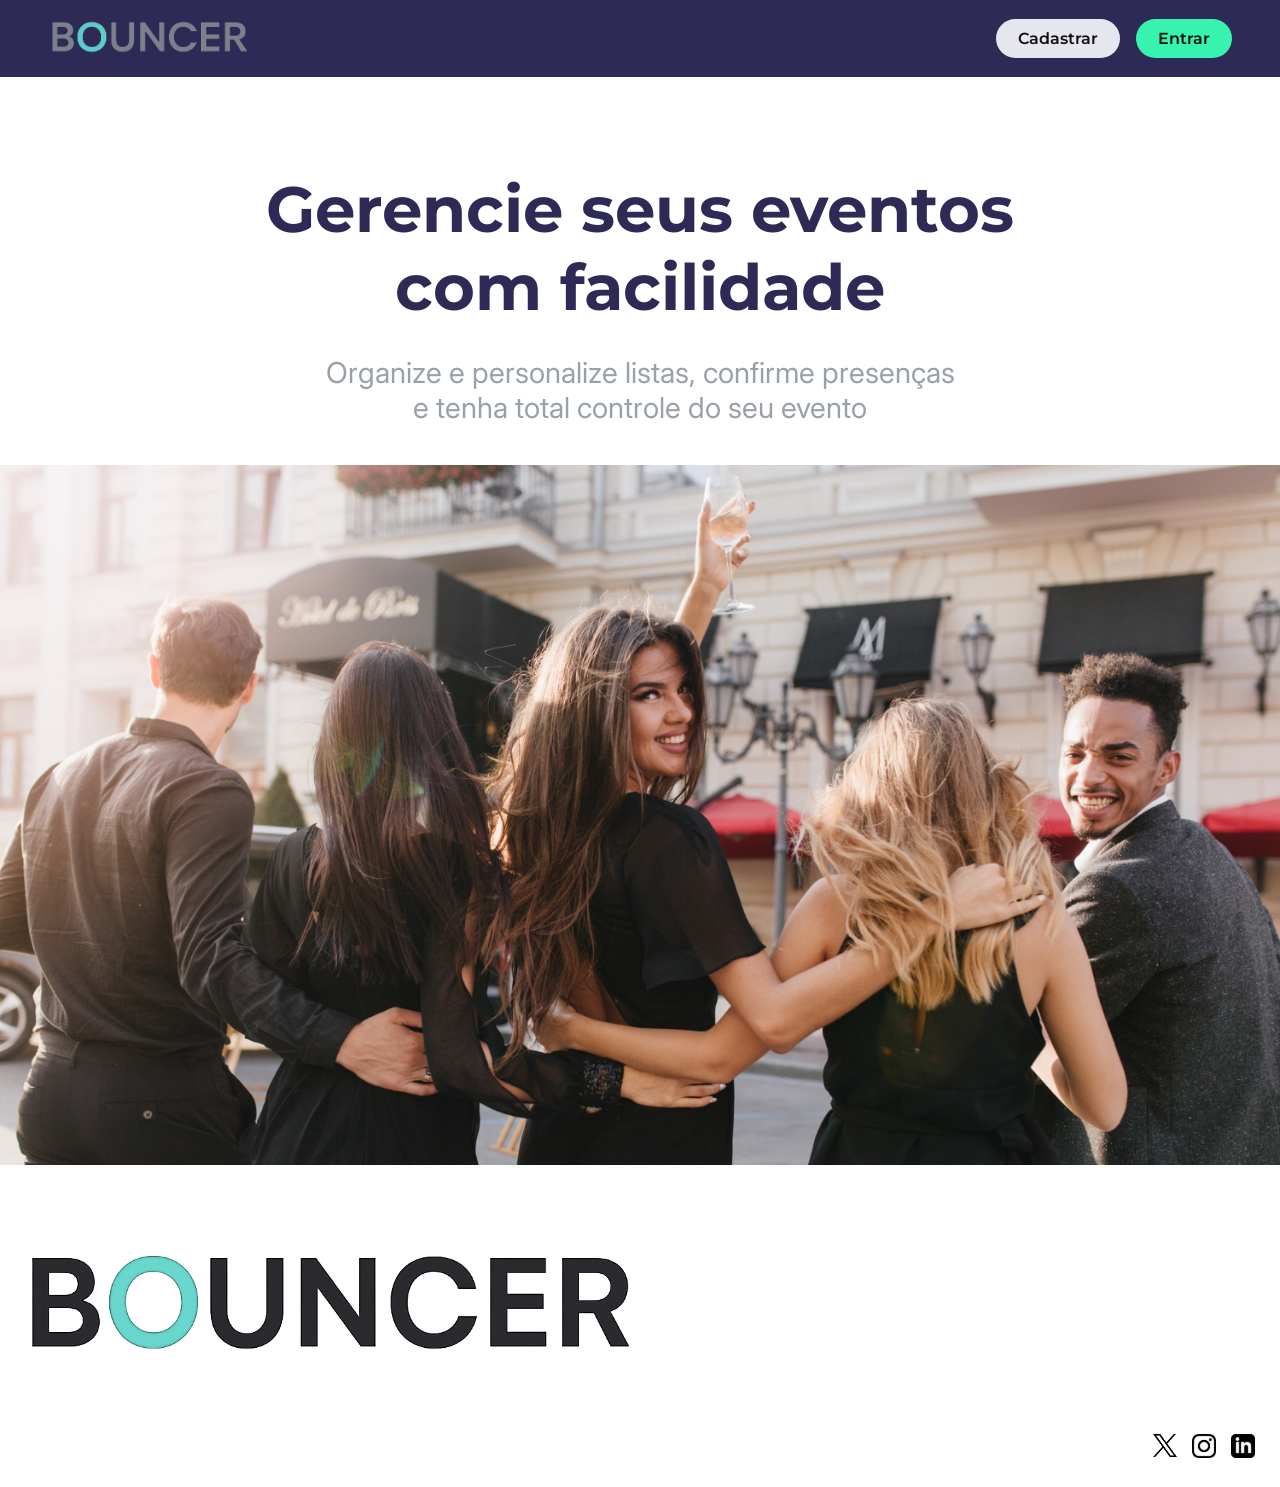
<file: codigo-fonte/index.html>
<!DOCTYPE html>
<html lang="pt-BR">
<head>
  <meta charset="UTF-8">
  <meta http-equiv="X-UA-Compatible" content="IE=edge">
  <meta name="viewport" content="width=device-width,initial-scale=1">
  <title>BOUNCER - Home</title>
  <link rel="stylesheet" href="./styles/style-index.css">
  <script src="./scripts/data.js" defer></script>
  <script src="./scripts/auth.js" defer></script>
</head>

<body>
  <header class="topbar">
    <div class="logo">
      <img src="assets/logo-clara.png" width="200" alt="Logo Bouncer">
    </div>

    <div class="nav-right">
      <a class="btn-nav-register" href="cadastro.html">Cadastrar</a>
      <a class="btn-nav-login" href="login.html">Entrar</a>
    </div>
  </header>

  <main>
    <section class="home-content">
      <h1>Gerencie seus eventos <br>com facilidade</h1>
      <p>Organize e personalize listas, confirme presenças <br>e tenha total controle do seu evento</p>
      <div>
        <img src="./assets/homepage-img.jpg" alt="Pessoas em um evento">
      </div>
    </section>

    <div class="footer-spacer"></div>

  </main>

    <footer class="footer">
    <img class="footer-logo" src="assets/logo-escura.png" alt="Bouncer Logo Escura" width="50%">
      <div class="footer-socials">
        <a href="https://x.com/">
            <img src="assets/x-logo.png" width="24" alt="X (Twitter)">
        </a>
        <a href="https://instagram.com/">
            <img src="assets/instagram-logo.png" width="24" alt="Instagram">
        </a>
        <a href="https://linkedin.com/">
            <img src="assets/linkedin-logo.png" width="24" alt="LinkedIn">
        </a>
      </div>
  </footer>

</body>
</html>
</file>
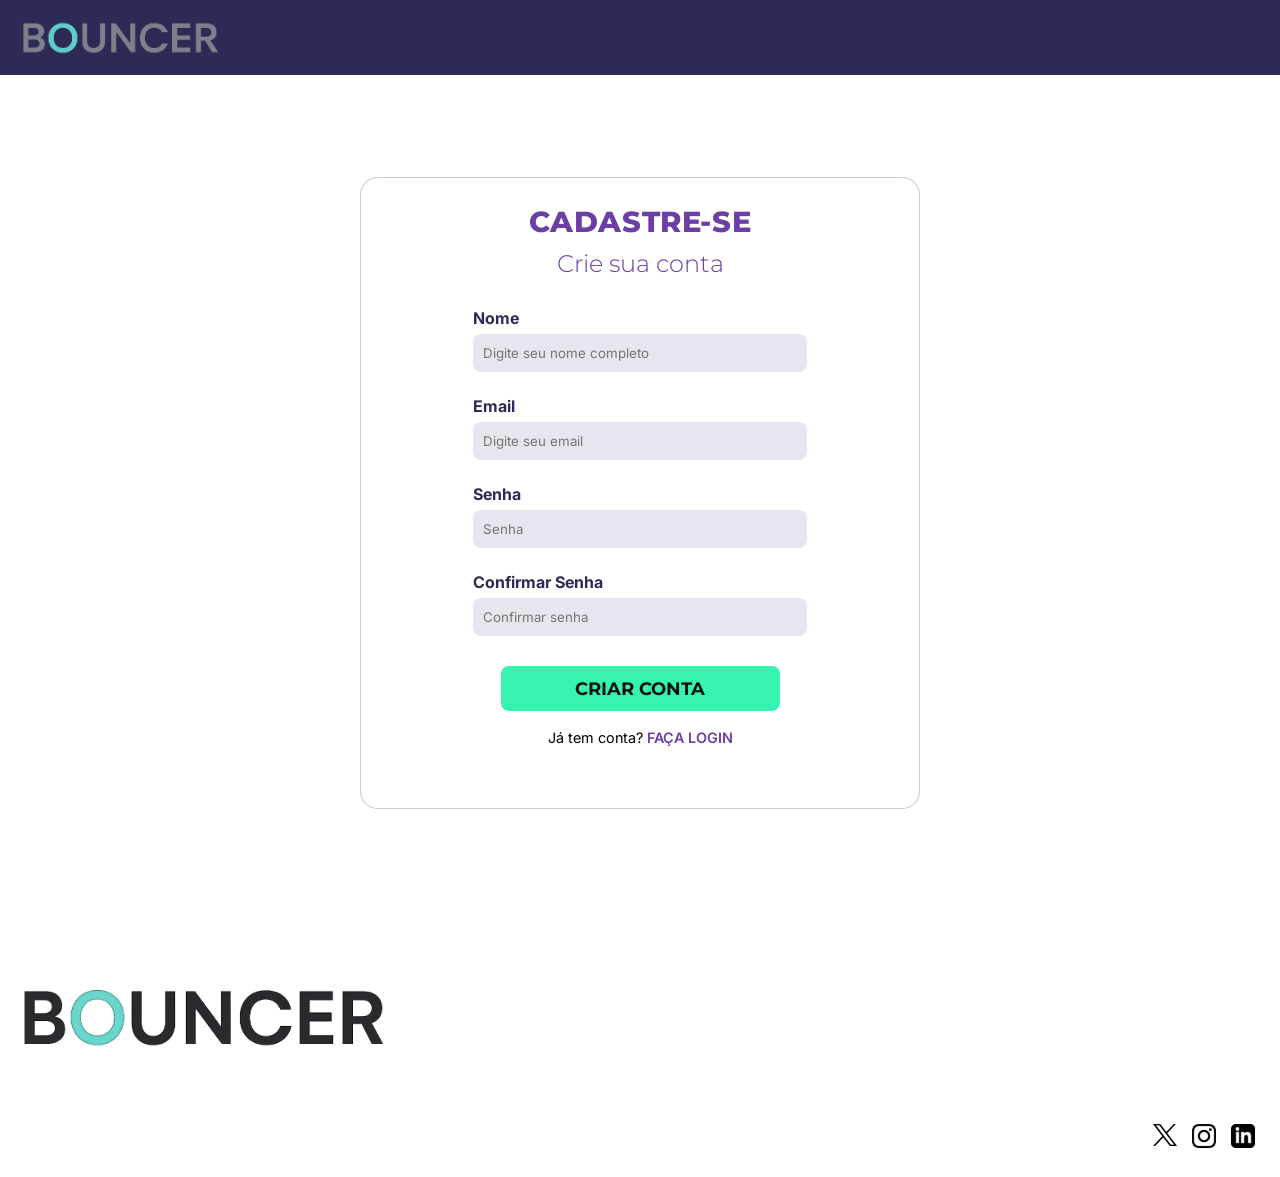
<file: codigo-fonte/cadastro.html>
<!DOCTYPE html>
<html lang="pt-br">
<head>
  <meta charset="UTF-8" />
  <meta http-equiv="X-UA-Compatible" content="IE=edge" />
  <meta name="viewport" content="width=device-width, initial-scale=1" />
  <title>Bouncer - Cadastro</title>
  <link rel="stylesheet" href="./styles/cadastro.css" />
  <script src="./scripts/data.js" defer></script>
  <script src="./scripts/auth.js" defer></script>
  <script src="./scripts/script-cadastro.js" defer></script>

</head>

<body>
  <!-- HEADER -->
  <header>
    <nav class="register__header">
      <a class="header_logo_link" href="index.html">
        <img src="./assets/logo-clara.png" width="200" alt="Logo Bouncer" />
      </a>
    </nav>
  </header>

  <!-- MAIN -->
  <main class="register__page">
    <section class="register__box">
      <!-- Mensagens -->
      <p id="msgError" style="display:none; color:red; margin-top:10px;"></p>
      <p id="msgSuccess" style="display:none; color:green; margin-top:10px;"></p>

      <!-- Títulos -->
      <h1 class="register__title">CADASTRE-SE</h1>
      <h2 class="register__subtitle">Crie sua conta</h2>

      <!-- Formulário -->
      <form id="registerForm" novalidate>
        <div class="register__input">
          <label for="nome__register">Nome</label>
          <input id="nome__register" type="text" placeholder="Digite seu nome completo" required />
        </div>

        <div class="register__input">
          <label for="email__register">Email</label>
          <input id="email__register" type="email" placeholder="Digite seu email" required />
        </div>

        <div class="register__input">
          <label for="senha__register">Senha</label>
          <input id="senha__register" type="password" placeholder="Senha" required />
        </div>

        <div class="register__input">
          <label for="confirm__register">Confirmar Senha</label>
          <input id="confirm__register" type="password" placeholder="Confirmar senha" required />
        </div>

        <button class="register__button" id="botaoCadastrar" onclick="register()" type="button">CRIAR CONTA</button>
      </form>

      <p class="register__newcomer">
        Já tem conta?
        <a class="register_newcomer_link" href="login.html">FAÇA LOGIN</a>
      </p>
    </section>
  </main>

  <!-- FOOTER -->
  <footer class="footer">
    <img class="footer__logo" src="assets/logo-escura.png" alt="Bouncer Logo Escura" width="30%" />
    <div class="footer__socials">
      <a href="https://x.com/"><img src="assets/x-logo.png" width="24" alt="Twitter" /></a>
      <a href="https://instagram.com/"><img src="assets/instagram-logo.png" width="24" alt="Instagram" /></a>
      <a href="https://linkedin.com/"><img src="assets/linkedin-logo.png" width="24" alt="LinkedIn" /></a>
    </div>
  </footer>

</body>
</html>
</file>
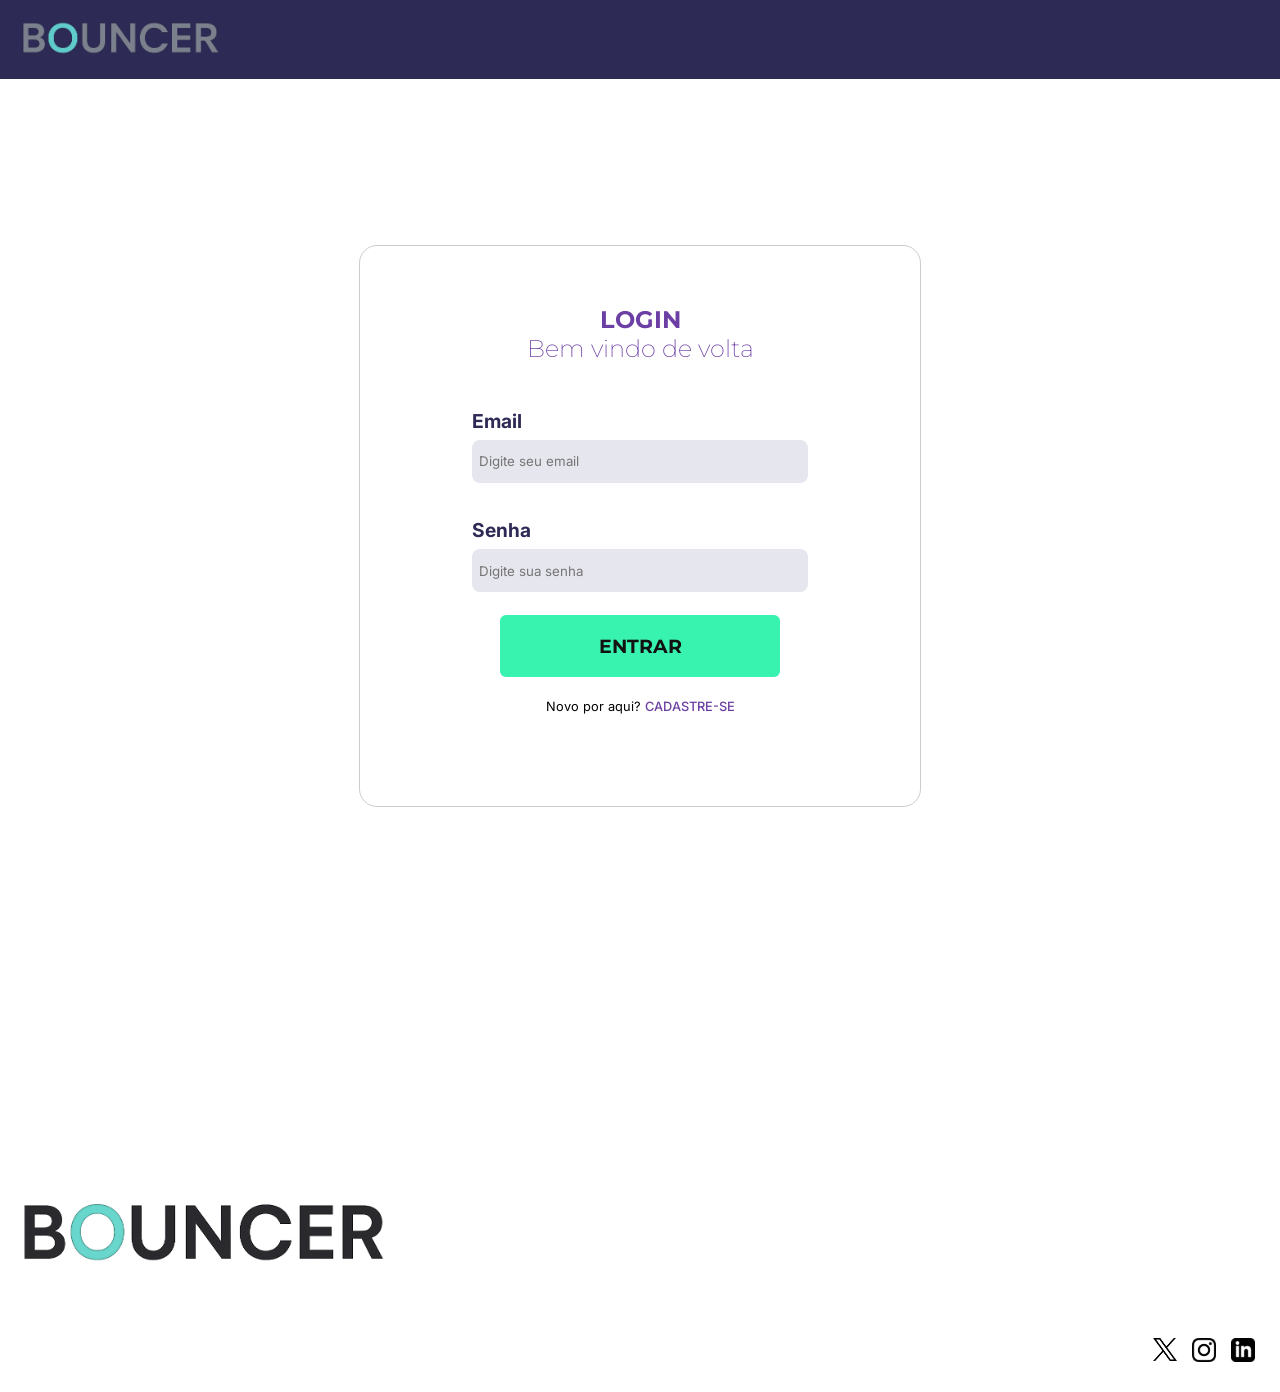
<file: codigo-fonte/dashboard.html>
<!DOCTYPE html>
<html lang="pt-BR">
<head>
  <meta charset="UTF-8">
  <meta http-equiv="X-UA-Compatible" content="IE=edge">
  <meta name="viewport" content="width=device-width,initial-scale=1">
  <title>Painel — BOUNCER</title>
  <link rel="stylesheet" href="./styles/style-dashboard.css">
  <script src="./scripts/data.js" defer></script>
  <script src="./scripts/auth.js" defer></script>
  <script src="./scripts/logout.js" defer></script>
  <script src="./scripts/dashboard.js" defer></script>
</head>

<body>

<header class="topbar">
  <div class="logo">
    <img src="assets/logo-clara.png" width="200" alt="Logo Bouncer">
  </div>

  <input type="checkbox" id="menu-toggle" class="menu-toggle">
  <label for="menu-toggle" class="hamburger" aria-label="Abrir menu">
    <span></span>
    <span></span>
    <span></span>
  </label>

  <nav class="nav-center">
    <a class="pill-btn-current" href="dashboard.html">PAINEL</a>
    <a class="pill-btn" href="lista-eventos.html">EVENTOS</a>
    <a class="pill-btn" href="guest-list.html">PARTICIPANTES</a>
  </nav>

  <div class="nav-right">
    <div class="profile">
      <div class="avatar"></div>
      <div class="profile-name"></div>
    </div>
    <a href="#" onclick="logout(); return false;" class="pill-btn logout-btn">SAIR</a>
  </div>
</header>

<main class="container">
  <div class="page-top">
    <div class="titles">
      <h1 class="title">Painel</h1>
      <p class="subtitle">Visão geral dos seus eventos e gerenciamento de convidados</p>
    </div>

    <div class="create-wrap">
      <a class="create-btn" href="lista-eventos.html"> 
        <span>Meus eventos</span>
      </a>
    </div>
  </div>

  <section class="grid">
    <div class="card">
      <div class="card-title">
        <span>Total de eventos</span>
        <span class="icon"></span>
      </div>
      <div class="metric" id="total-events">0</div>
      <div class="muted"><span id="upcoming-events">0</span> próximos</div>
    </div>

    <div class="card">
      <div class="card-title">
        <span>Total de convidados</span>
        <span class="icon"></span>
      </div>
      <div class="metric" id="total-guests">0</div>
      <div class="muted">Em todos os eventos</div>
    </div>

    <div class="card">
      <div class="card-title">
        <span>Comparecimento médio</span>
        <span class="icon"></span>
      </div>
      <div class="metric" id="avg-attendance">0%</div>
    </div>
  </section>

  <section class="lower">
    <div class="card">
      <div class="card-title">
        <div>
          <div>Eventos Recentes</div>
          <div class="muted" style="font-weight: 400;">Seus eventos mais recentes</div>
        </div>
      </div>
      
      <div id="recent-events" class="recent-list"></div>
    </div>

    <aside class="card">
      <div class="card-title">
        <div>
          <div>Ações</div>
          <div class="muted" style="font-weight: 400;">Para administrar seus eventos</div>
        </div>
      </div>

      <div class="action-list">
        <a class="action-item" href="lista-eventos.html">📅 Meus eventos</a>
        <div class="action-item">👥 Contatos - EM BREVE</div>
        <div class="action-item">📈 Métricas - EM BREVE</div>
        <div class="action-item">➕ Importar lista - EM BREVE</div>
      </div>
    </aside>
  </section>

  <div class="footer-spacer"></div>
</main>

<footer class="footer">
  <img class="footer-logo" src="assets/logo-escura.png" alt="Bouncer Logo Escura" width="30%">
  <div class="footer-socials">
    <a href="https://x.com/">
      <img src="assets/x-logo.png" width="24" alt="X (Twitter)">
    </a>
    <a href="https://instagram.com/">
      <img src="assets/instagram-logo.png" width="24" alt="Instagram">
    </a>
    <a href="https://linkedin.com/">
      <img src="assets/linkedin-logo.png" width="24" alt="LinkedIn">
    </a>
  </div>
</footer>

</body>
</html>
</file>
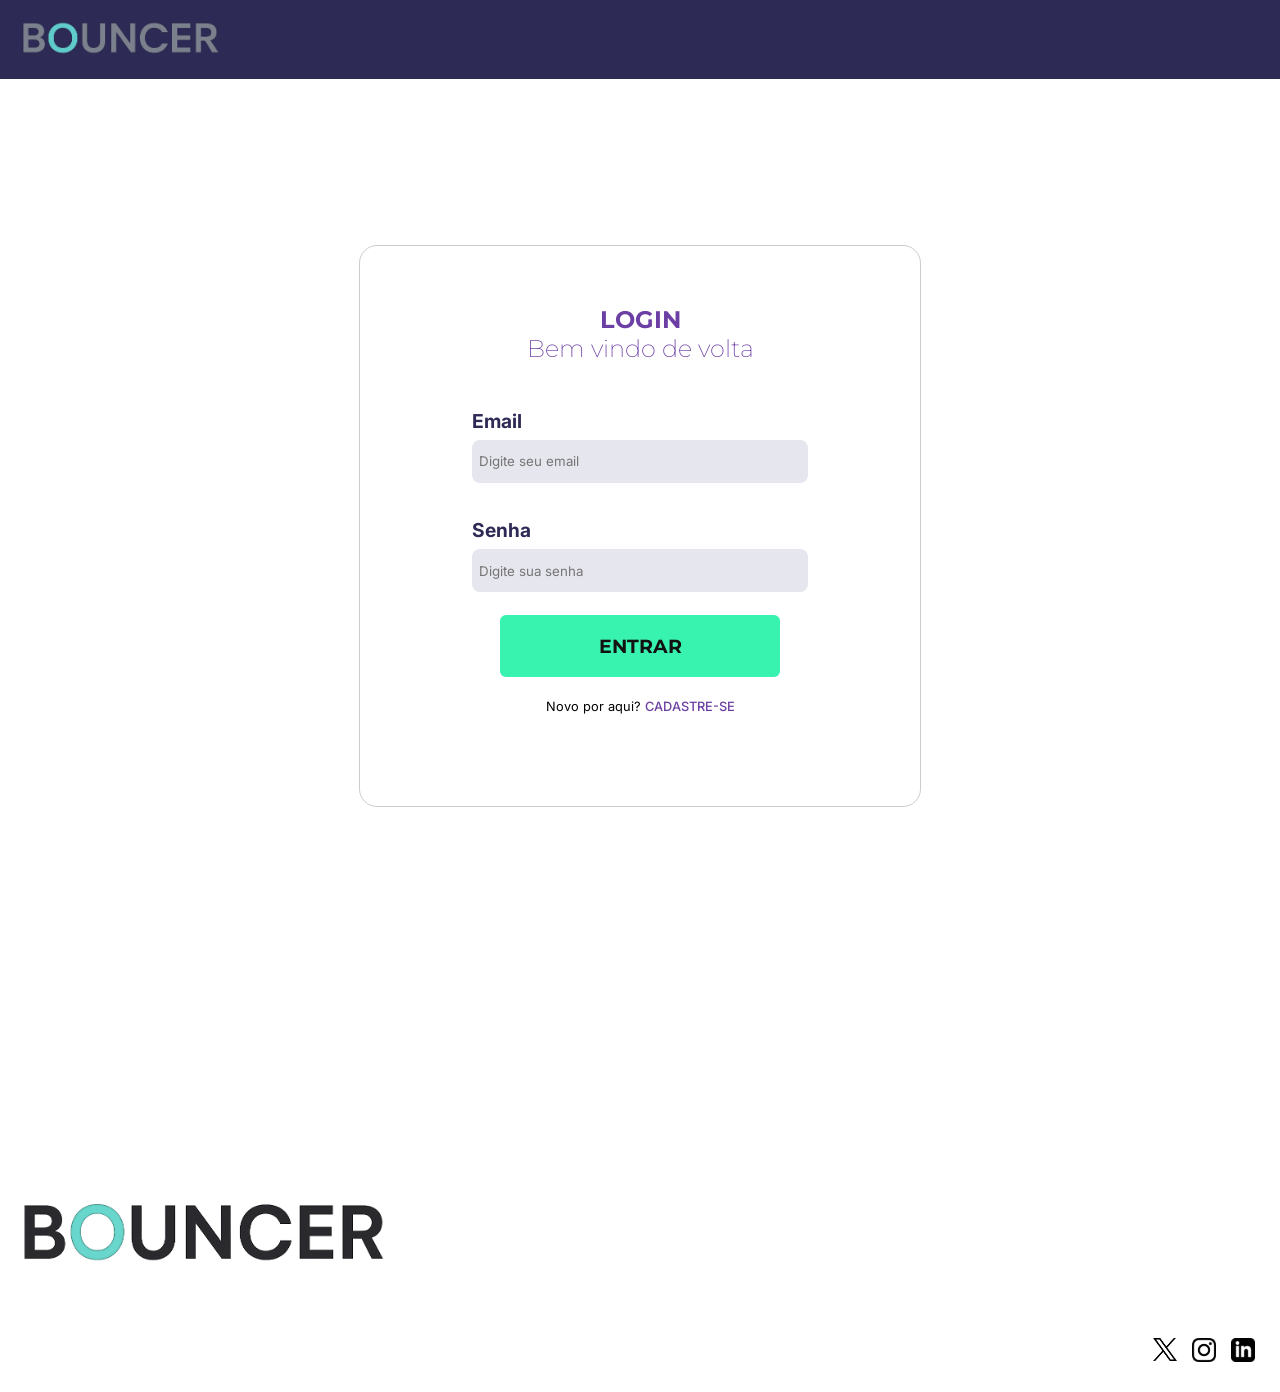
<file: codigo-fonte/evento.html>
<!DOCTYPE html>
<html lang="pt-br">
<head>
    <meta charset="UTF-8">
    <meta http-equiv="X-UA-Compatible" content="IE=edge">
    <meta name="viewport" content="width=device-width, initial-scale=1.0">
    <title>Bouncer - Evento</title>
    <link rel="stylesheet" href="./styles/evento-style.css">
    <script src="./scripts/data.js" defer></script>
    <script src="./scripts/auth.js" defer></script>
    <script src="./scripts/logout.js" defer></script>
    <script src="./scripts/evento.js" defer></script>

</head>

<body>

    <!-- CABEÇALHO -->
<header class="topbar">
  <div class="logo">
    <img src="assets/logo-clara.png" width="200" alt="Logo Bouncer">
  </div>

  <input type="checkbox" id="menu-toggle" class="menu-toggle">
  <label for="menu-toggle" class="hamburger" aria-label="Abrir menu">
    <span></span>
    <span></span>
    <span></span>
  </label>

  <nav class="nav-center">
    <a class="pill-btn" href="dashboard.html">PAINEL</a>
    <a class="pill-btn" href="lista-eventos.html">EVENTOS</a>
    <a class="pill-btn" href="guest-list.html">PARTICIPANTES</a>
  </nav>

  <div class="nav-right">
    <div class="profile">
      <div class="avatar"></div>
      <div class="profile-name"></div>
    </div>
    <a href="#" onclick="logout(); return false;" class="pill-btn logout-btn">SAIR</a>
  </div>
</header>

    <!-- CONTEÚDO -->
    <main class="event-page">

        <h1 id="event-title">Título do Evento</h1>
        <h2 class="subtitle" id="event-subtitle">Informações detalhadas do evento</h2>

        <section class="event-info">

            <div class="event-image" id="event-image" hidden>
                <img src="" alt="Flyer do evento" id="event-banner">
            </div>

            <div class="event-details">
                <p><strong>Data:</strong> <span id="event-date">-</span></p>
                <p><strong>Horário:</strong> <span id="event-time">-</span></p>
                <p><strong>Local:</strong> <span id="event-location">-</span></p>
                <p><strong>Descrição:</strong></p>
                <p id="event-description">-</p>

            </div>
        </section>

        <section class="event-ticket-section">
            <h2 class="subtitle">Lista de convidados</h2>
            <div class="ticket-box">
                <p><strong>Capacidade:</strong> <span id="event-capacity">-</span></p>
                <p><strong>Convidados na lista:</strong> <span id="event-guests">0</span></p>
                <p><strong>Presenças confirmadas:</strong> <span id="event-attended">0</span></p>
                <a class="pill-btn" id="event-guests-link" href="guest-list.html">Gerenciar participantes</a>
                <a class="pill-btn secondary" id="event-edit-link" href="lista-eventos.html">Editar evento</a>
            </div>
        </section>
        <div class="footer-spacer"></div>
    </main>

    <!-- RODAPÉ -->
  <footer class="footer">
    <img class="footer__logo" src="assets/logo-escura.png" alt="Bouncer Logo Escura" width="30%" />
    <div class="footer__socials">
      <a href="https://x.com/"><img src="assets/x-logo.png" width="24" alt="Twitter" /></a>
      <a href="https://instagram.com/"><img src="assets/instagram-logo.png" width="24" alt="Instagram" /></a>
      <a href="https://linkedin.com/"><img src="assets/linkedin-logo.png" width="24" alt="LinkedIn" /></a>
    </div>
  </footer>

</body>
</html>
</file>
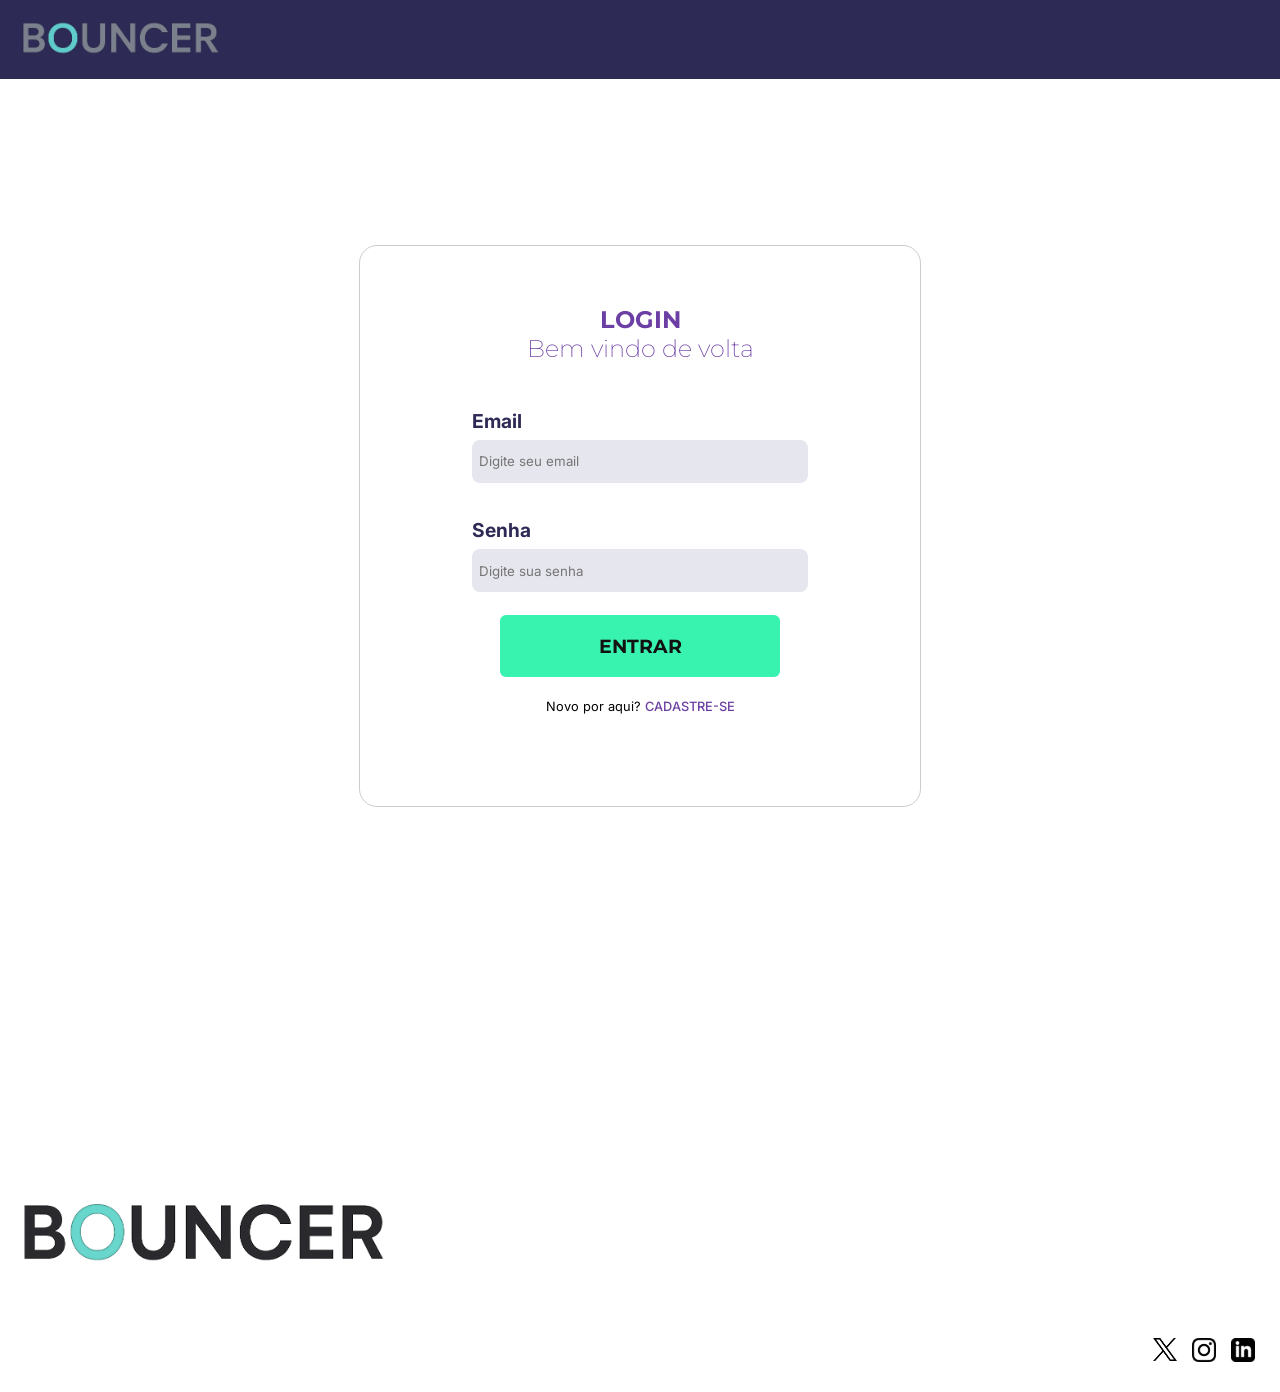
<file: codigo-fonte/guest-list.html>
<!DOCTYPE html>
<html lang="pt-BR">
<head>
  <meta charset="UTF-8">
  <meta http-equiv="X-UA-Compatible" content="IE=edge">
  <meta name="viewport" content="width=device-width,initial-scale=1">
  <title>Convidados - BOUNCER</title>
  <link rel="stylesheet" href="./styles/style-guest-list.css">
  <script src="./scripts/data.js" defer></script>
  <script src="./scripts/auth.js" defer></script>
  <script src="./scripts/logout.js" defer></script>
  <script src="./scripts/guest-list.js" defer></script>
</head>

<body>

  <header class="topbar">
    <div class="logo">
      <img src="assets/logo-clara.png" width="200" alt="Logo Bouncer">
    </div>

    <input type="checkbox" id="menu-toggle" class="menu-toggle">
    <label for="menu-toggle" class="hamburger" aria-label="Abrir menu">
      <span></span>
      <span></span>
      <span></span>
    </label>

    <nav class="nav-center">
      <a class="pill-btn" href="dashboard.html">PAINEL</a>
      <a class="pill-btn" href="lista-eventos.html">EVENTOS</a>
      <a class="pill-btn-current" href="guest-list.html">PARTICIPANTES</a>
    </nav>

    <div class="nav-right">
      <div class="profile">
        <div class="avatar"></div>
        <div class="profile-name"></div>
      </div>
      <a href="#" onclick="logout(); return false;" class="pill-btn logout-btn">SAIR</a>
    </div>
  </header>


  <main class="page-content">
  <div class="page-top">
    <div class="titles">
      <h1 class="title">Lista de Participantes</h1>
      <p class="subtitle">Gerenciar convidados</p>
    </div>

    <div class="add-guest-wrap">
      <a class="add-btn" href="#">
          <span class="plus">＋</span>
        <span>Adicionar Participante</span>
      </a>
    </div>
  </div>

    <div class="card select-event-card">
      <label for="event-select">Selecionar Evento</label>
      <select id="event-select" class="event-select">
        <option>Carregando eventos...</option>
      </select>
      <div class="big-total">
        <div id="participants-total" class="metric">0</div>
        <div class="muted">confirmados</div>
      </div>
    </div>

    <div class="card guests-card">
    <div class="search-card">
      <input type="search" id="guest-search" placeholder="Buscar por nome, contato ou promoter" aria-label="Buscar participante" />
      <button id="filters-toggle" type="button">Filtros</button>
    </div>
      <table id="guests-table" class="guests-table">
        <thead>
          <tr>
            <th>Nome</th>
            <th class="col-event">Evento</th>
            <th>Contato</th>
            <th>Categoria</th>
            <th>Status</th>
            <th>Promoter</th>
            <th>Observações</th>
            <th class="col-actions">Ações</th>
          </tr>
        </thead>
        <tbody id="guests-tbody"></tbody>
      </table>

    <div id="load-more-wrap" style="text-align:center; margin-top:12px;">
      <button id="load-more-btn" class="muted-link">ver mais</button>
    </div>
    </div>

    <div id="filter-popout" class="filter-popout">

      <div class="popout-header">
        <h2>Filtros</h2>
        <button id="close-filters" class="close-btn">x</button>
      </div>

      <div class="popout-content">

        <label for="filter-category">Categoria</label>
        <select id="filter-category">
          <option value="">Todas</option>
          <option value="VIP">VIP</option>
          <option value="Lista">Lista</option>
          <option value="Cortesia">Cortesia</option>
        </select>

        <label for="filter-status">Status</label>
        <select id="filter-status">
          <option value="">Todos</option>
          <option value="present">Confirmados</option>
          <option value="absent">Pendentes</option>
        </select>
      </div>

      <button id="apply-filters" class="apply-btn" type="button">Aplicar Filtros</button>
      <button id="clear-filters" class="clear-filters-btn" type="button">Limpar filtros</button>
    </div>

  <div class="footer-spacer"></div>

  </main>

  <footer class="footer">
    <img class="footer-logo" src="assets/logo-escura.png" alt="Bouncer Logo Escura" width="30%">
    <div class="footer-socials">
      <a href="https://x.com/">
        <img src="assets/x-logo.png" width="24" alt="X (Twitter)">
      </a>
      <a href="https://instagram.com/">
        <img src="assets/instagram-logo.png" width="24" alt="Instagram">
      </a>
      <a href="https://linkedin.com/">
        <img src="assets/linkedin-logo.png" width="24" alt="LinkedIn">
      </a>
    </div>
  </footer>

  <!-- Add Guest Modal -->
<div id="add-guest-modal" class="modal">
  <div class="modal-content">
    <div class="modal-header">
      <h2 id="guest-modal-title">Adicionar Participante</h2>
      <button id="close-modal" class="close-btn" type="button" aria-label="Fechar">&times;</button>
    </div>
    
    <form id="add-guest-form">
      <div class="form-group">
        <label for="guest-event">Evento*</label>
        <select id="guest-event" required></select>
      </div>

      <div class="form-group">
        <label for="guest-name">Nome*</label>
        <input type="text" id="guest-name" placeholder="Digite o nome do participante" required>
      </div>
      
      <div class="form-group">
        <label for="guest-contact">Contato</label>
        <input type="text" id="guest-contact" placeholder="Telefone ou email">
      </div>
      
      <div class="form-group">
        <label for="guest-category">Categoria</label>
        <select id="guest-category">
          <option value="">Selecionar categoria</option>
          <option value="VIP">VIP</option>
          <option value="Lista">Lista</option>
          <option value="Cortesia">Cortesia</option>
        </select>
      </div>
      
      <div class="form-group">
        <label for="guest-promoter">Promoter</label>
        <input type="text" id="guest-promoter" placeholder="Nome do promoter">
      </div>
      
      <div class="form-group">
        <label for="guest-notes">Observações</label>
        <textarea id="guest-notes" placeholder="Notas adicionais"></textarea>
      </div>
      
      <div class="form-actions">
        <button type="button" id="cancel-add-guest" class="cancel-btn">Cancelar</button>
        <button type="submit" class="submit-btn">Salvar Participante</button>
      </div>
    </form>
  </div>
</div>

</body>
</html>
</file>
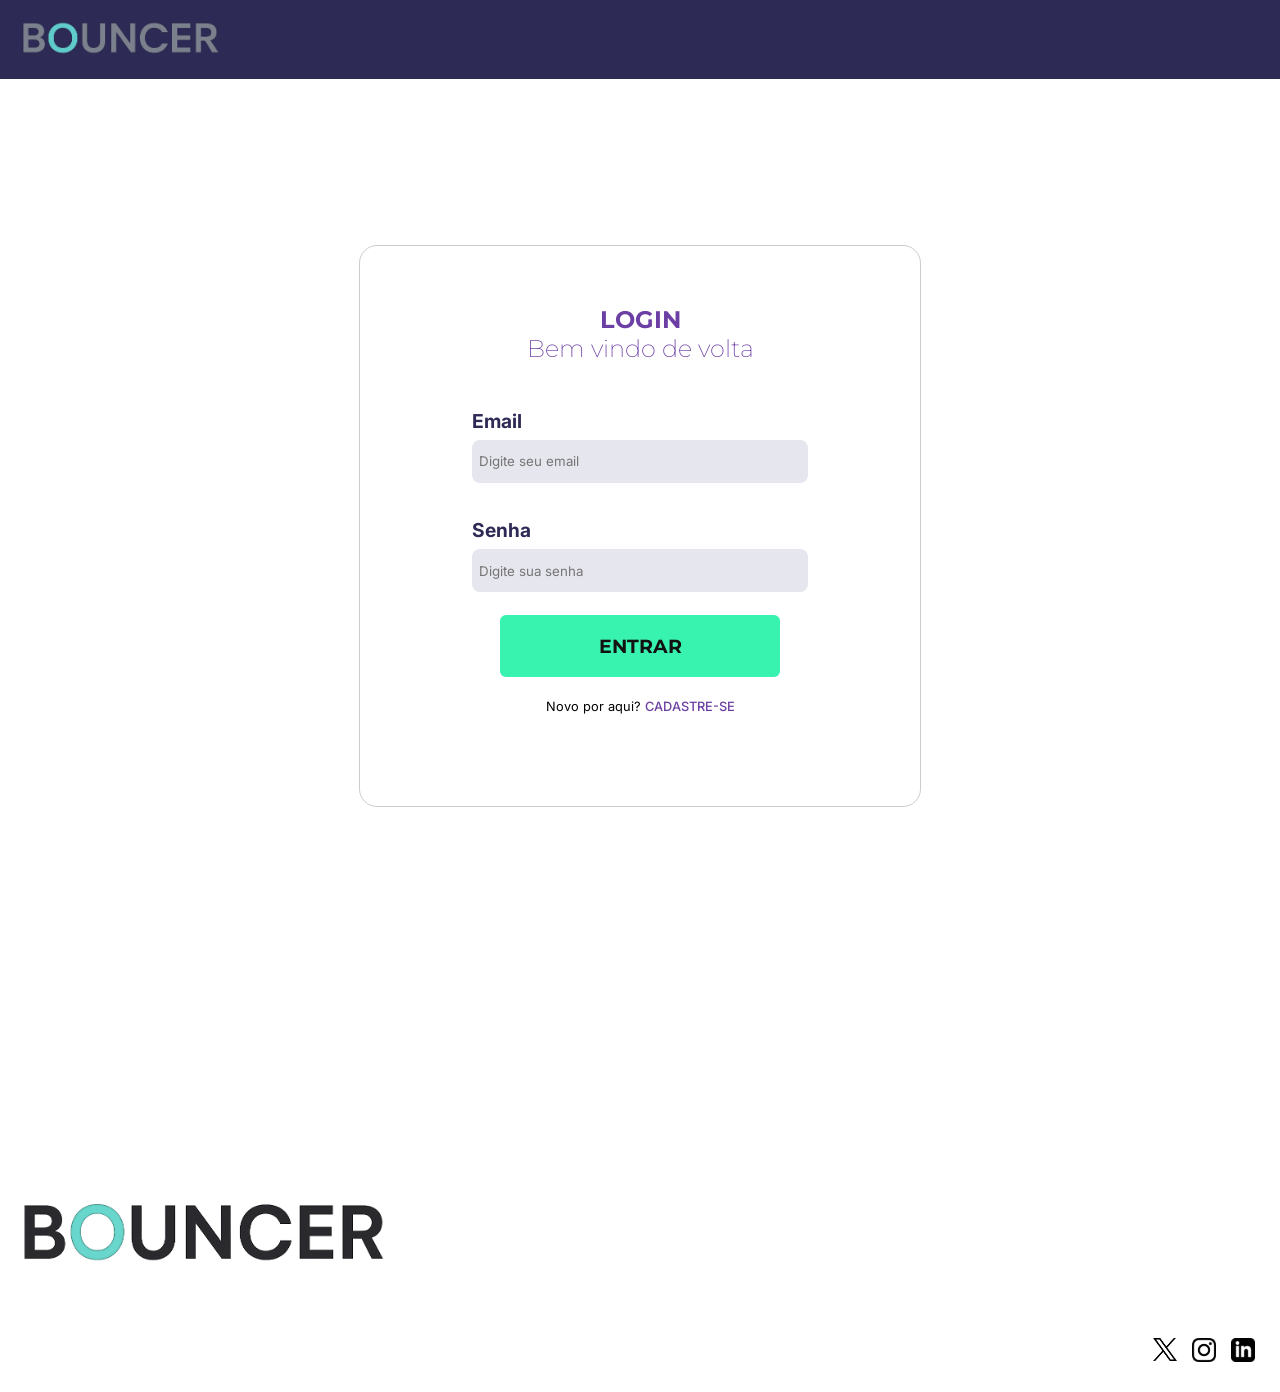
<file: codigo-fonte/lista-eventos.html>
<!DOCTYPE html>
<html lang="pt-br">
<head>
    <meta charset="UTF-8">
    <meta http-equiv="X-UA-Compatible" content="IE=edge">
    <meta name="viewport" content="width=device-width, initial-scale=1">
    <title>Bouncer - Eventos Cadastrados</title>
    <link rel="stylesheet" href="./styles/lista-eventos-style.css">
    <script src="./scripts/data.js" defer></script>
    <script src="./scripts/auth.js" defer></script>
    <script src="./scripts/logout.js" defer></script>
    <script src="./scripts/lista-eventos.js" defer></script>
</head>
<body>
    <!-- CABEÇALHO -->
    <header class="topbar">
        <div class="logo">
            <img src="./assets/logo-clara.png" width="200" alt="Logo Bouncer">
        </div>

        <input type="checkbox" id="menu-toggle" class="menu-toggle">
        <label for="menu-toggle" class="hamburger" aria-label="Abrir menu">
            <span></span>
            <span></span>
            <span></span>
        </label>

        <nav class="nav-center">
            <a class="pill-btn" href="dashboard.html">PAINEL</a>
            <a class="pill-btn-current" href="lista-eventos.html">EVENTOS</a>
            <a class="pill-btn" href="guest-list.html">PARTICIPANTES</a>
        </nav>

        <div class="nav-right">
            <div class="profile">
                <div class="avatar"></div>
                <div class="profile-name"></div>
            </div>
            <a href="#" onclick="logout(); return false;" class="pill-btn logout-btn">SAIR</a>
        </div>
    </header>

    <!-- CONTEÚDO -->
    <main>
        <h1>Eventos Cadastrados</h1>
        <h2 class="subtitle">Lista de todos os eventos disponíveis</h2>

        <div class="add-event-container">
            <a class="create-btn" href="#">
                <span class="plus">＋</span>
                <span>Criar Evento</span>
            </a>
        </div>

        <section class="event-list">
        </section>

        <div class="footer-spacer"></div>
    </main>

    <!-- RODAPÉ -->
<footer class="footer">
  <img class="footer-logo" src="assets/logo-escura.png" alt="Bouncer Logo Escura" width="30%">
  <div class="footer-socials">
    <a href="https://x.com/">
      <img src="assets/x-logo.png" width="24" alt="X (Twitter)">
    </a>
    <a href="https://instagram.com/">
      <img src="assets/instagram-logo.png" width="24" alt="Instagram">
    </a>
    <a href="https://linkedin.com/">
      <img src="assets/linkedin-logo.png" width="24" alt="LinkedIn">
    </a>
  </div>
</footer>

<!-- Add Event Modal -->
<div id="add-event-modal" class="modal">
  <div class="modal-content">
    <div class="modal-header">
      <h2 id="event-modal-title">Criar Novo Evento</h2>
      <button id="close-event-modal" class="close-btn" type="button" aria-label="Fechar">&times;</button>
    </div>
    
    <form id="add-event-form">
      <div class="form-group">
        <label for="event-title">Nome do Evento*</label>
        <input type="text" id="event-title" placeholder="Digite o nome do evento" required>
      </div>
      
      <div class="form-group">
        <label for="event-location">Local*</label>
        <input type="text" id="event-location" placeholder="Digite o local do evento" required>
      </div>
      
      <div class="form-group">
        <label for="event-date">Data*</label>
        <input type="date" id="event-date" required>
      </div>
      
      <div class="form-group">
        <label for="event-time">Horário*</label>
        <input type="time" id="event-time" required>
      </div>
      
      <div class="form-group">
        <label for="event-capacity">Número de pessoas</label>
        <input type="number" id="event-capacity" min="1" placeholder="Digite o número de pessoas">
      </div>
      
      <div class="form-group">
        <label for="event-flyer">Flyer</label>
        <input type="file" id="event-flyer" accept="image/*">
        <small id="event-flyer-hint" class="field-hint" hidden>Este evento já tem um flyer. Escolha outra imagem só se quiser trocá-lo.</small>
      </div>
      
      <div class="form-group">
        <label for="event-description">Descrição</label>
        <textarea id="event-description" placeholder="Descreva seu evento"></textarea>
      </div>
      
      <div class="form-actions">
        <button type="button" id="cancel-add-event" class="cancel-btn">Cancelar</button>
        <button type="submit" class="submit-btn">Salvar Evento</button>
      </div>
    </form>
  </div>
</div>

</body>
</html>
</file>
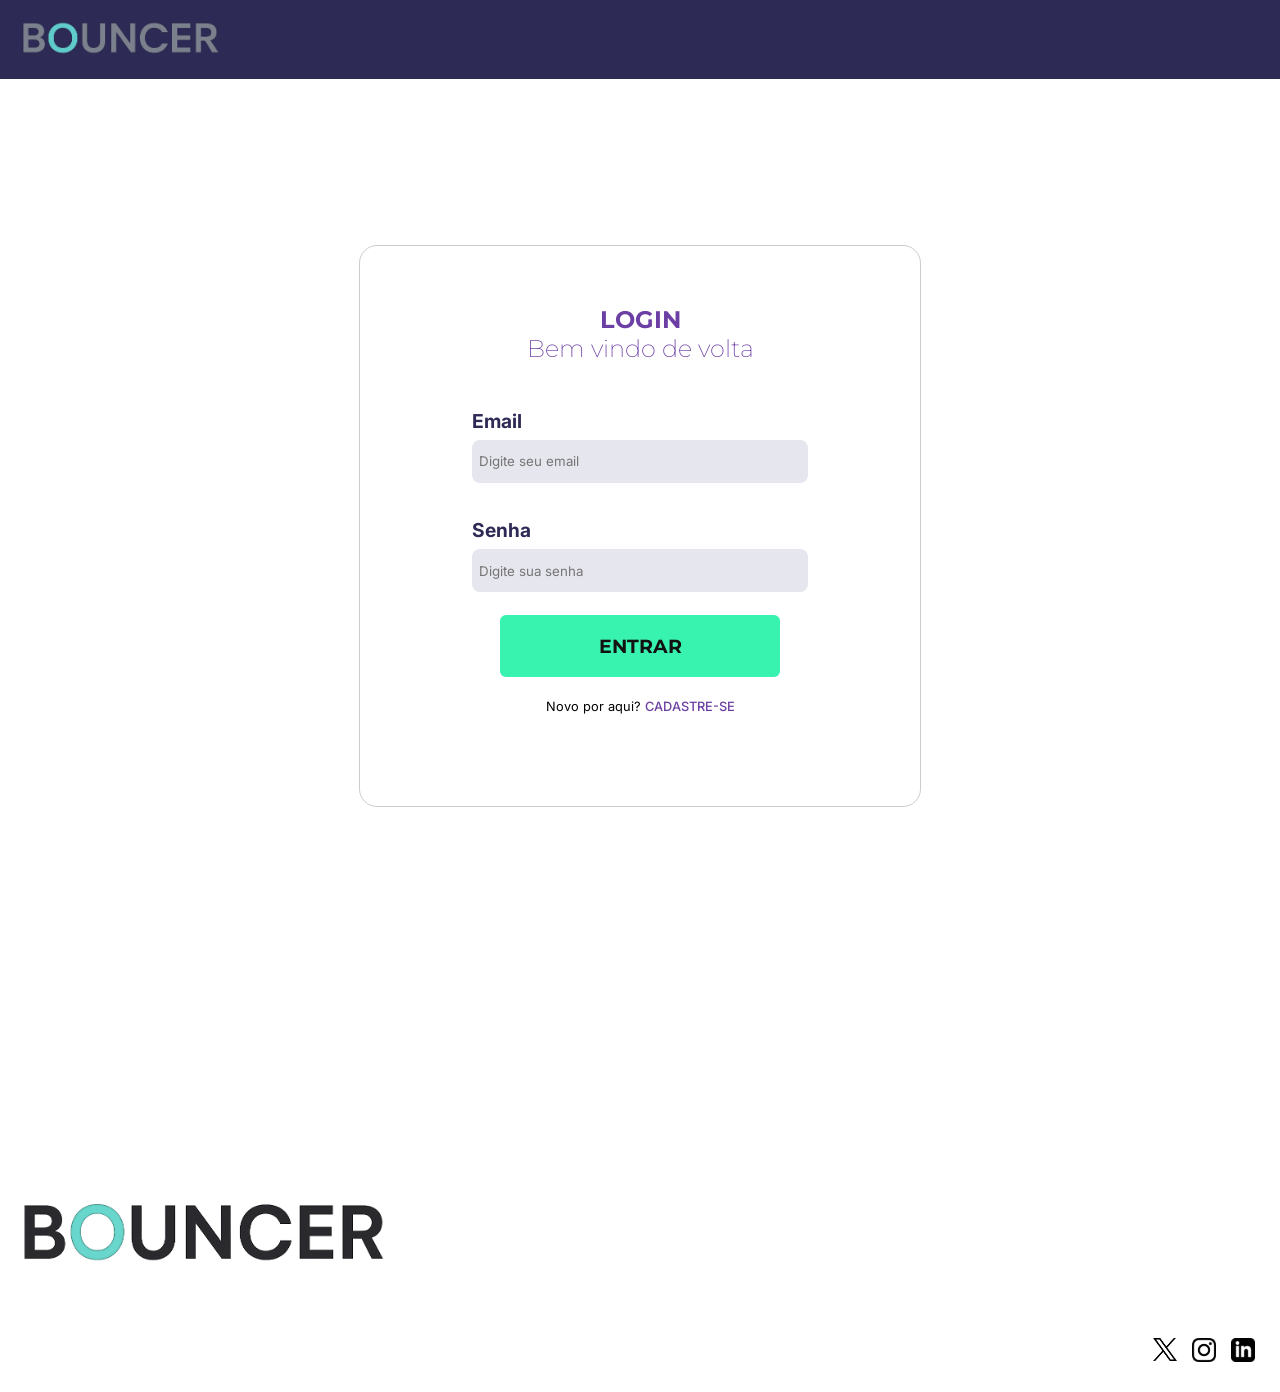
<file: codigo-fonte/login.html>
<!DOCTYPE html>
<html lang="pt-br">
<head>
    <meta charset="UTF-8">
    <meta http-equiv="X-UA-Compatible" content="IE=edge">
    <meta name="viewport" content="width=device-width, initial-scale=1">
    <title>Login - Bouncer</title>
    <link rel="stylesheet" href="./styles/style-login.css">
    <script src="./scripts/data.js" defer></script>
    <script src="./scripts/auth.js" defer></script>
    <script src="./scripts/script-login.js" defer></script>
</head>

<body>
    <header>
        <nav class="login__header">
            <a class="header__logo__link" href="index.html">
                <img src="./assets/logo-clara.png" width="200" alt="Logo Bouncer">
            </a>
        </nav>
    </header>

    <main class="login__page">

        <section class="login__box">
            <div id="msgError"></div>
            <h1 class="login__title">LOGIN</h1>
            <h2 class="login__subtitle">Bem vindo de volta</h2>
            <div class="login__input">
                <label id="emailLabel" for="email__login">Email</label>
                <input id="email__login" name="email__login" required="required" type="email" placeholder="Digite seu email">
            </div>
            <div class="login__input">
                <label id="senhaLabel" for="senha__login">Senha</label>
                <input id="senha__login" name="senha__login" required="required" type="password" placeholder="Digite sua senha">
            </div>
            <button class="login__button" onclick="login()" id="botao" type="button">ENTRAR</button>

            <p class="login__newcomer">
                Novo por aqui? <a class="login__newcomer__link" href="cadastro.html">CADASTRE-SE</a>
            </p>
        </section>
    </main>

    <footer class="footer">
        <img class="footer__logo" src="assets/logo-escura.png" alt="Bouncer Logo Escura" width="30%">
        <div class="footer__socials">
            <a href="https://x.com/">
                <img src="assets/x-logo.png" width="24" alt="X (Twitter)">
            </a>
            <a href="https://instagram.com/">
                <img src="assets/instagram-logo.png" width="24" alt="Instagram">
            </a>
            <a href="https://linkedin.com/">
                <img src="assets/linkedin-logo.png" width="24" alt="LinkedIn">
            </a>
        </div>
    </footer>


</body>
</html>
</file>
<file: codigo-fonte/styles/style-index.css>
@import url('https://fonts.googleapis.com/css2?family=Inter:ital,opsz,wght@0,14..32,100..900;1,14..32,100..900&family=Montserrat:ital,wght@0,100..900;1,100..900&display=swap');

:root {
  --cinza: #e6e6ee;
  --preto: #121212;
  --indigo: #2d2a55;
  --velvet: #6c3fa4;
  --mint: #38f2af;
  --branco: #ffffff;
  --mint-hover: #2ab985;
  --light-text: #9aa0a8;

  --titles: 'Montserrat', sans-serif;
  --text: 'Inter', sans-serif;

}

html,body {height:100%;}
body{
  margin:0;
  background:var(--branco);
  font-family: var(--text);
}


.topbar{
  background: var(--indigo);
  color:var(--branco);
  padding:18px 48px;
  display:flex;
  justify-content:space-between;
  align-items: center;
  box-shadow: 0 2px 0 rgba(0,0,0,0.04);
  font-family: var(--titles);
}

.btn-nav-login {
  background: var(--mint);
  color: var(--preto);
  font-weight: 600;
  text-decoration: none;
  padding: 10px 22px;
  border: none;
  border-radius: 25px;
  cursor: pointer;
  margin-left: 12px;
  transition: all 0.2s ease-in-out;
}

.btn-nav-register {
  background: var(--cinza);
  color: var(--preto);
  font-weight: 600;
  text-decoration: none;
  padding: 10px 22px;
  border: none;
  border-radius: 25px;
  cursor: pointer;
  margin-left: 12px;
  transition: all 0.2s ease-in-out;
}

.btn-nav-login:hover {
  background: var(--mint-hover);
  transform: translateY(-2px);
}

.btn-nav-register:hover {
  background: var(--mint-hover);
  transform: translateY(-2px);
}


main {
  display: flex;
  justify-content: center;
  align-items: center;
  min-height: calc(100vh - 80px);
  background-color: var(--branco);
  padding: 40px 20px;
}

.home-content {
  text-align: center;
}

.home-content h1 {
  font-family: var(--titles);
  font-size: 4rem;
  font-weight: 700;
  color: var(--indigo);
  margin-bottom: 16px;
}

.home-content p {
  font-size: 1.8rem;
  color: var(--light-text);
  margin-bottom: 40px;
}

.home-content img {
  width: 100vw;
  height: 700px;
  object-fit: cover;
  object-position: top;
}

.footer-spacer {height: 300px;}

footer {
  padding: 2% 0 0 1%;
}

.footer-socials {
  display: flex;
  justify-content: end;
  gap: 15px;
  padding: 5% 2% 2% 0;
}


/* RESPONSIVE */
@media (max-width: 768px) {
  .topbar {
    justify-content: center;
    flex-direction: column;
    gap: 12px;
    padding: 16px;
  }

  .nav-right {
    display: flex;
    justify-content: center;
    gap: 10px;
  }

  .home-content h1 {
    font-size: 2rem;
  }

  .home-content p {
    font-size: 1rem;
  }

  .home-img {
    height: 220px;
  }
}

button, input, select, textarea { font-family: inherit; }
</file>
<file: codigo-fonte/styles/cadastro.css>
@import url('https://fonts.googleapis.com/css2?family=Inter:ital,opsz,wght@0,14..32,100..900;1,14..32,100..900&family=Montserrat:ital,wght@0,100..900;1,100..900&display=swap');

:root {
  --cinza: #e6e6ee;
  --preto: #121212;
  --indigo: #2d2a55;
  --velvet: #6c3fa4;
  --mint: #38f2af;
  --branco: #ffffff;
  --mint-hover: #2ab985;
  --light-text: #9aa0a8;

  --titles: 'Montserrat', sans-serif;
  --text: 'Inter', sans-serif;
}

/* Reset leve */
* { margin: 0; padding: 0; box-sizing: border-box; }

html, body {
  height: 100%;
  display: flex;
  flex-direction: column;
  background: #fff;
}

main { flex: 1; }

/* ===== Header ===== */
.register__header {
  min-height: 2em;
  padding: 1.5% 0 1.5% 1.5%;
  background-color: var(--indigo);
}
.header_logo_link img { display: block; }

/* ===== Layout da página ===== */
.register__page {
  display: flex;
  justify-content: center;
  align-items: flex-start;
  padding-top: 8%;
  padding-bottom: 40px;
}

/* Card central */
.register__box {
  width: min(35em, 90%);
  display: flex;
  flex-direction: column;
  text-align: center;
  border: 1.8px solid rgba(0,0,0,0.2);
  border-radius: 18px;
  padding: 26px 0 28px;
  gap: 10px;
  background: #fff;
}

/* Títulos */
.register__title {
  color: var(--velvet);
  font-weight: 800;
  font-family: var(--titles);
  font-size: 1.8rem;
  letter-spacing: 0.6px;
}
.register__subtitle {
  color: var(--velvet);
  font-weight: 300;
  padding-bottom: 8px;
  font-family: var(--titles);
}

/* Form: sem grid global para não quebrar */
.register__box form {
  display: flex;
  flex-direction: column;
  gap: 12px;
}

/* Inputs */
.register__input {
  display: flex;
  flex-direction: column;
  padding: 6px 20% 0 20%;
  text-align: left;
  gap: 6px;
}
.register__input label {
  font-family: var(--text);
  font-weight: 700;
  font-size: 1rem;
  color: var(--indigo);
  padding-top: 6px;
}
.register__input input {
  background-color: var(--cinza);
  height: 38px;
  border: 0;
  border-radius: 8px;
  padding: 10px;
  outline: none;
}

/* Botão (âncora estilizada) */
.register__button {
  align-self: center;
  text-align: center;
  font-family: var(--titles);
  font-size: 1.1rem;
  font-weight: 700;
  color: var(--preto);
  background-color: var(--mint);
  border: 0;
  border-radius: 8px;
  margin: 18px 0 8px 0;
  padding: 12px 16px;
  width: 50%;
  text-decoration: none;
  cursor: pointer;
  display: inline-block;
}
.register__button:hover { background-color: var(--mint-hover); }

/* Link para login */
.register__newcomer {
  font-size: .9rem;
  font-family: var(--text);
  padding-bottom: 6%;
}
.register_newcomer_link {
  color: var(--velvet);
  font-weight: 600;
  text-decoration: none;
}

/* Mensagens */
#msgError, #error {
  text-align: center;
  color: #b30000;
  background-color: #ffdddd;
  padding: 8px 10px;
  border-radius: 8px;
}
#msgSuccess {
  text-align: center;
  color: #0a6b2a;
  background-color: #d7ffea;
  padding: 8px 10px;
  border-radius: 8px;
}

/* Footer */
footer { padding: 10% 0 0 1%; }
.footer__socials {
  display: flex;
  justify-content: end;
  gap: 15px;
  padding: 5% 2% 2% 0;
}

/* Responsivo */
@media (max-width: 768px) {
  .register__page { padding-top: 14%; }
  .register__button { width: 70%; }
  .register__input { padding: 6px 10% 0 10%; }
}

body { font-family: var(--text); }

button, input, select, textarea { font-family: inherit; }
</file>
<file: codigo-fonte/styles/style-dashboard.css>
@import url('https://fonts.googleapis.com/css2?family=Inter:ital,opsz,wght@0,14..32,100..900;1,14..32,100..900&family=Montserrat:ital,wght@0,100..900;1,100..900&display=swap');

:root {
  --cinza: #e6e6ee;
  --preto: #121212;
  --indigo: #2d2a55;
  --velvet: #6c3fa4;
  --mint: #38f2af;
  --branco: #ffffff;
  --mint-hover: #2ab985;
  --light-text: #9aa0a8;
  --red: #d33;
  --red-hover: rgb(223, 87, 87);

  --titles: 'Montserrat', sans-serif;
  --text: 'Inter', sans-serif;

}

html,body {height:100%;}
body{
  margin:0;
  background:var(--branco);
  font-family: var(--text);
}

.topbar{
  background: var(--indigo);
  color:var(--branco);
  padding:18px 48px;
  display:flex;
  justify-content:space-between;
  box-shadow: 0 2px 0 rgba(0,0,0,0.04);
  font-family: var(--titles);
}

.logo img{
  display:block;
}

.nav-center{
  display:flex;
  position: absolute;
  left: 50%;
  transform: translateX(-50%);
  gap:20px;
  align-items: center;
}

.pill-btn{
  background: var(--mint);
  padding:10px 40px;
  border-radius:28px;
  font-weight:600;
  color:var(--indigo);
  border:none;
  cursor:pointer;
  box-shadow:0 6px 16px rgba(34,224,173,0.14);
  transition:transform 0.12s ease, box-shadow 0.12s ease;
  letter-spacing:0.6px;
  text-decoration: none;
}
.pill-btn:hover {transform:translateY(-2px); box-shadow:0 10px 20px rgba(34,224,173,0.16);}

.pill-btn-current{
  background: rgb(245, 118, 213);
  padding:10px 40px;
  border-radius:28px;
  font-weight:600;
  color:var(--indigo);
  border:none;
  cursor:pointer;
  box-shadow:0 6px 16px rgba(34,224,173,0.14);
  transition:transform 0.12s ease, box-shadow 0.12s ease;
  letter-spacing:0.6px;
  text-decoration: none;
}
.pill-btn-current:hover {transform:translateY(-2px); box-shadow:0 10px 20px rgba(34,224,173,0.16);}

.nav-right{
  display:flex;
  align-items:center;
  gap:14px;
}
.profile{
  display:flex;
  align-items:center;
  gap:10px;
  font-weight:600;
}
.avatar{
  width:36px;
  height:36px;
  border-radius:50%;
  background:var(--mint);
  display:flex;
  align-items:center;
  justify-content:center;
  color:#06302a;
  font-weight:700;
}

.logout-btn {
  padding: 5px 12px;
  font-size: 0.9rem;
  border-radius: 20px;
  margin-left: 10px;
  background-color: var(--mint);
  color: var(--branco);
  transition: all 0.3s ease;
}

.logout-btn:hover {
  background-color: var(--red-hover);
  transform: scale(1.05);
}

.container{
  max-width:1200px;
  margin:28px auto;
  padding:0 28px 80px;
}

.page-top{
  display:flex;
  align-items:flex-start;
  gap:24px;
  justify-content:space-between;
  margin-bottom:22px;
  flex-wrap:wrap;
}

h1.title{
  font-family: var(--titles);
  font-size: 40px;
  margin: 0 0 8px;
  color: var(--preto);
}
.subtitle{
  margin:0;
  color: var(--light-text);
  font-size:14px;
  font-family: var(--text);
}

.create-btn{
  background:var(--mint);
  color:#03302a;
  padding:14px 20px;
  border-radius:12px;
  font-family: var(--titles);
  font-weight:700;
  font-size: larger;
  display:inline-flex;
  align-items:center;
  gap:10px;
  border:none;
  cursor:pointer;
  box-shadow:0 10px 20px rgba(34,224,173,0.12);
  text-decoration: none;
}
.create-btn .plus {font-size:20px;}

.grid{
  display:grid;
  grid-template-columns: repeat(auto-fit, minmax(260px, 1fr));
  gap:20px;
  margin-top:18px;
}
.card{
  background:var(--branco);
  border: 1.8px solid #e6e6e6;
  border-radius:18px;
  padding:20px;
  min-height:120px;
  box-sizing:border-box;
}
.card-title{
  font-weight:700;
  color:var(--indigo);
  margin-bottom:12px;
  font-family: var(--text);
  font-size: 1.3rem;
  display:flex;
  justify-content:space-between;
  align-items:center;
}
.metric{
  font-size:2.3rem;
  font-weight:bold;
  color:var(--velvet);
  margin-bottom:6px;
}
.muted{
  color:var(--light-text);
  font-size:12px;
}

.lower{
  display:grid;
  grid-template-columns: 2fr 1fr;
  gap:20px;
  margin-top:26px;
}

.recent-item{
  background: #e6e6e6;
  border-radius:10px;
  padding:16px 18px;
  display:flex;
  justify-content:space-between;
  align-items:center;
  margin-bottom:14px;
}
.recent-left{
  display:flex;
  flex-direction:column;
  gap:6px;
}
.recent-title { 
  font-weight:700;
  font-size: 16px;
  color:var(--indigo); 
  text-decoration:none;
}
.recent-title:hover { text-decoration:underline; }
.recent-date { 
  font-size:13px; 
  color:var(--light-text); 
}

.action-list{
  display:flex;
  flex-direction:column;
  gap:12px;
  margin-top:6px;
  font-family: var(--text);
}
.action-item{
  border:1px solid #e6e6e6;
  border-radius:12px;
  padding:12px 14px;
  display:flex;
  align-items:center;
  gap:12px;
  font-weight:600;
  font-size: 13px;
  color: #121212;
}

a {text-decoration: none;}

.footer-spacer {height:200px;}

footer {
  padding: 2% 0 0 1%;
}

.footer-socials {
  display: flex;
  justify-content: end;
  gap: 15px;
  padding: 5% 2% 2% 0;
}


/* RESPONSIVE */
@media (max-width:1000px){
  .grid {grid-template-columns: repeat(auto-fit, minmax(260px, 1fr));;}
  .lower {grid-template-columns:1fr;}
}

.hamburger {
  display: none;
  flex-direction: column;
  justify-content: space-between;
  width: 30px;
  height: 25px;
  cursor: pointer;
  position: relative;
  z-index: 10;
}

.hamburger span {
  display: block;
  height: 3px;
  width: 100%;
  background: var(--mint);
  border-radius: 3px;
  transition: all 0.3s ease;
}

.menu-toggle {
  display: none;
}

@media (max-width: 768px) {

  .footer-spacer {height: 20px;}
  .logo {
    display: none;
  }

  .hamburger {
    display: flex;
  }

  .nav-center {
    position: absolute;
    top: 70px;
    left: 0;
    right: 0;
    background: var(--indigo);
    flex-direction: column;
    align-items: center;
    gap: 20px;
    padding: 0;
    overflow: hidden;
    max-height: 0;
    opacity: 0;
    transform: translateY(-10px);
    transition: all 0.35s ease;
  }

  .menu-toggle:checked ~ .nav-center {
    max-height: 250px;
    padding: 20px 0;
    opacity: 1;
    transform: translateY(0);
  }

  .menu-toggle:checked + .hamburger span:nth-child(1) {
    transform: rotate(45deg) translateY(15px);
  }
  .menu-toggle:checked + .hamburger span:nth-child(2) {
    opacity: 0;
  }
  .menu-toggle:checked + .hamburger span:nth-child(3) {
    transform: rotate(-45deg) translateY(-15px);
  }

  .nav-right {
    margin-left: auto;
  }

  .topbar {
    padding: 16px 18px;
  }

}

button, input, select, textarea { font-family: inherit; }
</file>
<file: codigo-fonte/styles/evento-style.css>
@import url('https://fonts.googleapis.com/css2?family=Inter:wght@300;400;600;700&family=Montserrat:wght@400;600;700&display=swap');

:root {
  --cinza: #e6e6ee;
  --preto: #121212;
  --indigo: #2d2a55;
  --mint: #38f2af;
  --mint-hover: #2ab985;
  --branco: #ffffff;
  --light-text: #9aa0a8;
  --red: #d33;
  --red-hover: rgb(223, 87, 87);
  
  --titles: 'Montserrat', sans-serif;
  --text: 'Inter', sans-serif;
}

* {
  margin: 0;
  padding: 0;
  box-sizing: border-box;
}

html {
  height: 100%;
}

body {
  min-height: 100vh;
  font-family: var(--text);
  background-color: var(--cinza);
  display: flex;
  flex-direction: column;
}

/* -------- HEADER -------- */
.topbar{
  background: var(--indigo);
  color:var(--branco);
  padding:18px 48px;
  display:flex;
  justify-content:space-between;
  box-shadow: 0 2px 0 rgba(0,0,0,0.04);
  font-family: var(--titles);
}

.logo img{
  display:block;
}

.nav-center{
  display:flex;
  position: absolute;
  left: 50%;
  transform: translateX(-50%);
  gap:20px;
  align-items: center;
}

.pill-btn{
  background: var(--mint);
  padding:10px 40px;
  border-radius:28px;
  font-weight:600;
  color:var(--indigo);
  border:none;
  cursor:pointer;
  box-shadow:0 6px 16px rgba(34,224,173,0.14);
  transition:transform 0.12s ease, box-shadow 0.12s ease;
  letter-spacing:0.6px;
  text-decoration: none;
}
.pill-btn:hover {transform:translateY(-2px); box-shadow:0 10px 20px rgba(34,224,173,0.16);}

.nav-right{
  display:flex;
  align-items:center;
  gap:14px;
}
.profile{
  display:flex;
  align-items:center;
  gap:10px;
  font-weight:600;
}
.avatar{
  width:36px;
  height:36px;
  border-radius:50%;
  background:var(--mint);
  display:flex;
  align-items:center;
  justify-content:center;
  color:#06302a;
  font-weight:700;
}

.logout-btn {
  padding: 5px 12px;
  font-size: 0.9rem;
  border-radius: 20px;
  margin-left: 10px;
  background-color: var(--mint);
  color: var(--branco);
  transition: all 0.3s ease;
}

.logout-btn:hover {
  background-color: var(--red-hover);
  transform: scale(1.05);
}


/* -------- PAGE CONTENT -------- */

main.event-page {
  flex: 1;
  max-width: 900px;
  margin: 40px auto;
  padding: 0 20px;
  display: flex;
  flex-direction: column;
  width: 100%;
}

h1 {
  font-family: var(--titles);
  margin-bottom: 10px;
}

.subtitle {
  color: var(--light-text);
  margin-bottom: 30px;
}

.event-info {
  display: flex;
  gap: 30px;
  flex-wrap: wrap;
  background: #fff;
  padding: 25px;
  border-radius: 10px;
  box-shadow: 0 4px 10px rgba(0,0,0,0.06);
}

.event-image img {
  width: 320px;
  border-radius: 8px;
}

.event-details {
  flex: 1;
}

.event-details p {
  margin-bottom: 12px;
  line-height: 1.4;
}

/* -------- TICKET BOX -------- */
.event-ticket-section {
  margin-top: 40px;
}

.ticket-box {
  background: #fff;
  padding: 22px;
  border-radius: 10px;
  box-shadow: 0 4px 10px rgba(0,0,0,0.06);
  line-height: 1.6;
}

/* -------- FOOTER -------- */

.footer-spacer{height: 300px;}

footer {
  background-color: #fff;
  padding: 20px 48px;
  display: flex;
  justify-content: space-between;
  align-items: end;
  font-family: var(--titles);
  border-top: 1px solid #ddd;
  margin-top: auto;
}

a {text-decoration: none;}

.footer-socials {
  display: flex;
  justify-content: end;
  gap: 15px;
  align-self: end;
  padding: 5% 2% 2% 0;
}

/* -------- RESPONSIVE -------- */
@media (max-width: 768px) {
  .topbar {
    padding: 16px;
  }

  .event-info {
    flex-direction: column;
    align-items: center;
  }

  .event-image img {
    width: 100%;
  }
}

@media (max-width:1000px){
  .grid {grid-template-columns: repeat(auto-fit, minmax(260px, 1fr));;}
  .lower {grid-template-columns:1fr;}
}

.hamburger {
  display: none;
  flex-direction: column;
  justify-content: space-between;
  width: 30px;
  height: 25px;
  cursor: pointer;
  position: relative;
  z-index: 10;
}

.hamburger span {
  display: block;
  height: 3px;
  width: 100%;
  background: var(--mint);
  border-radius: 3px;
  transition: all 0.3s ease;
}

.menu-toggle {
  display: none;
}

@media (max-width: 768px) {

  .footer-spacer {height: 20px;}
  .logo {
    display: none;
  }

  .hamburger {
    display: flex;
  }

  .nav-center {
    position: absolute;
    top: 70px;
    left: 0;
    right: 0;
    background: var(--indigo);
    flex-direction: column;
    align-items: center;
    gap: 20px;
    padding: 0;
    overflow: hidden;
    max-height: 0;
    opacity: 0;
    transform: translateY(-10px);
    transition: all 0.35s ease;
  }

  .menu-toggle:checked ~ .nav-center {
    max-height: 250px;
    padding: 20px 0;
    opacity: 1;
    transform: translateY(0);
  }

  .menu-toggle:checked + .hamburger span:nth-child(1) {
    transform: rotate(45deg) translateY(15px);
  }
  .menu-toggle:checked + .hamburger span:nth-child(2) {
    opacity: 0;
  }
  .menu-toggle:checked + .hamburger span:nth-child(3) {
    transform: rotate(-45deg) translateY(-15px);
  }

  .nav-right {
    margin-left: auto;
  }

  .topbar {
    padding: 16px 18px;
  }

}

[hidden] { display: none !important; }

.ticket-box .pill-btn {
  display: inline-block;
  margin-top: 8px;
}

button, input, select, textarea { font-family: inherit; }

.ticket-box .pill-btn.secondary {
  background: transparent;
  border: 1.5px solid var(--indigo);
  box-shadow: none;
  margin-left: 8px;
}

@media (max-width: 768px) {
  .event-info { align-items: stretch; }
  .event-details { width: 100%; }
  .ticket-box .pill-btn.secondary { margin-left: 0; }
}
</file>
<file: codigo-fonte/styles/style-guest-list.css>
@import url('https://fonts.googleapis.com/css2?family=Inter:ital,opsz,wght@0,14..32,100..900;1,14..32,100..900&family=Montserrat:ital,wght@0,100..900;1,100..900&display=swap');

:root {
  --cinza: #e6e6ee;
  --preto: #121212;
  --indigo: #2d2a55;
  --velvet: #6c3fa4;
  --mint: #38f2af;
  --branco: #ffffff;
  --mint-hover: #2ab985;
  --light-text: #9aa0a8;
  --red: #d33;
  --red-hover: rgb(223, 87, 87);

  --titles: 'Montserrat', sans-serif;
  --text: 'Inter', sans-serif;

}


* {
  box-sizing: border-box;
}

body {
  background-color: var(--branco);
  margin: 0;
  padding: 0;
  font-family: var(--text)
}

.topbar{
  background: var(--indigo);
  color:var(--branco);
  padding:18px 48px;
  display:flex;
  justify-content:space-between;
  box-shadow: 0 2px 0 rgba(0,0,0,0.04);
  font-family: var(--titles);
}

.logo img{
  display:block;
}

.nav-center{
  display:flex;
  position: absolute;
  left: 50%;
  transform: translateX(-50%);
  gap:20px;
  align-items: center;
}

.pill-btn{
  background: var(--mint);
  padding:10px 40px;
  border-radius:28px;
  font-weight:600;
  color:#08302a;
  border:none;
  cursor:pointer;
  box-shadow:0 6px 16px rgba(34,224,173,0.14);
  transition: transform 0.12s ease, box-shadow 0.12s ease;
  letter-spacing:0.6px;
  text-decoration: none;
}
.pill-btn:hover {transform:translateY(-2px); box-shadow:0 10px 20px rgba(34,224,173,0.16);}

.pill-btn-current{
  background: rgb(245, 118, 213);
  padding:10px 40px;
  border-radius:28px;
  font-weight:600;
  color:var(--indigo);
  border:none;
  cursor:pointer;
  box-shadow:0 6px 16px rgba(34,224,173,0.14);
  transition:transform 0.12s ease, box-shadow 0.12s ease;
  letter-spacing:0.6px;
  text-decoration: none;
}
.pill-btn-current:hover {transform:translateY(-2px); box-shadow:0 10px 20px rgba(34,224,173,0.16);}

.nav-right{
  display:flex;
  align-items:center;
  gap:14px;
}
.profile{
  display:flex;
  align-items:center;
  gap:10px;
  font-weight:600;
}
.avatar{
  width:36px;
  height:36px;
  border-radius:50%;
  background:var(--mint);
  display:flex;
  align-items:center;
  justify-content:center;
  color:var(--indigo);
  font-weight:700;
}

.logout-btn {
  padding: 5px 12px;
  font-size: 0.9rem;
  border-radius: 20px;
  margin-left: 10px;
  background-color: var(--mint);
  color: var(--branco);
  transition: all 0.3s ease;
}

.logout-btn:hover {
  background-color: var(--red-hover);
  transform: scale(1.05);
}

/* Main content */
main.page-content {
  max-width: 1050px;
  margin: 100px auto 80px;
  padding: 0 24px;
  display: flex;
  flex-direction: column;
  gap: 28px;
}

/* ========== PAGE TITLE AREA ========== */
.page-top{
  display:flex;
  align-items:flex-start;
  gap:24px;
  justify-content:space-between;
  margin-bottom:22px;
  flex-wrap:wrap;
}

h1.title{
  font-family: var(--titles);
  font-size: 40px;
  margin: 0 0 8px;
  color: var(--preto);
}
.subtitle{
  margin:0;
  color: var(--light-text);
  font-size:14px;
  font-family: var(--text);
}

.add-btn{
  background:var(--mint);
  color:var(--preto);
  padding:14px 20px;
  border-radius:12px;
  font-family: var(--titles);
  font-weight:700;
  font-size: larger;
  display:inline-flex;
  align-items:center;
  gap:10px;
  border:none;
  cursor:pointer;
  box-shadow:0 10px 20px rgba(34,224,173,0.12);
  text-decoration: none;
}
.add-btn .plus {font-size:20px;}

.add-btn:hover {
    background-color: var(--velvet);
    transition: all 0.3s ease;
}


/* ========== CARDS ========== */
.card {
  background: var(--branco);
  border: 1.5px solid #e6e6e6;
  border-radius: 14px;
  padding: 20px 24px;
  box-shadow: 0 1px 3px rgba(0, 0, 0, 0.03);
}

/* ========== SELECT EVENT CARD ========== */
.select-event-card {
  display: flex;
  flex-direction: column;
  justify-content: space-between;
  flex-wrap: wrap;
  gap: 2px;
}

.select-event-card label {
  font-family: var(--text);
  font-weight: 600;
  font-size: large;
  color: var(--indigo);
  display: block;
  margin-bottom: 6px;
}

.select-event-card .event-select {
  min-width: 260px;
  max-width: 80%;
  flex: 1;
  padding: 10px 15px;
  border-radius: 8px;
  border: 1px solid #e6e6e6;
  font-size: 0.95rem;
  outline: none;
  color: var(--light-text);
}
option {color: var(--indigo);}


/* Number metric */
.big-total {
  text-align: left;
  align-self: flex-end;
  min-width: 5px;
}

.metric {
  font-size: 2.2rem;
  font-weight: 700;
  line-height: 1.1;
}

.muted{
  color: var(--light-text);
  font-size:12px;
}

/* ========== SEARCH BAR + FILTERS ========== */
.search-card {
  display: flex;
  align-items: center;
  gap: 10px;
  background-color: var(--branco);
  margin-bottom: 20px;
}

.search-card input[type="search"] {
  flex: 1;
  padding: 10px 14px;
  border-radius: 8px;
  border: 1px solid #e6e6e6;
  font-size: 0.95rem;
}

.search-card button {
  border: 1px solid #e6e6e6;
  background-color: var(--cinza);
  border-radius: 8px;
  padding: 10px 20px;
  cursor: pointer;
}

/* ========== FILTERS ========== */
.filter-popout {
  position: fixed;
  top: 0;
  right: -350px;
  width: 300px;
  height: 100vh;
  background: var(--branco);
  box-shadow: -4px 0 12px rgba(0, 0, 0, 0.15);
  padding: 24px;
  display: flex;
  flex-direction: column;
  gap: 20px;
  font-family: var(--text);

  opacity: 0;
  pointer-events: none;
  transition: right 0.35s ease, opacity 0.25s ease;
  z-index: 1500;
}

.filter-popout h2{
  font-family: var(--titles);
  color: var(--indigo);
}
/* open */
.filter-popout.open {
  right: 0;
  opacity: 1;
  pointer-events: auto;
}

.popout-header {
  display: flex;
  justify-content: space-between;
  align-items: center;
  margin-bottom: 12px;
}

.close-btn {
  background: none;
  border: none;
  font-size: 24px;
  cursor: pointer;
}

.filter-popout label {
  font-weight: bold;
  margin-top: 10px;
}

.filter-popout select,
.filter-popout input {
  width: 100%;
  padding: 8px;
  border: 1px solid #ccc;
  border-radius: 6px;
}

.apply-btn {
  margin-top: auto;
  padding: 12px;
  background: var(--velvet);
  color: var(--branco);
  border: none;
  border-radius: 6px;
  cursor: pointer;
  font-size: 16px;
  font-weight: bold;
}

.apply-btn:hover {
  background-color: var(--mint-hover);
}


/* ========== ADD GUEST MODAL ========== */
.modal {
  display: none;
  position: fixed;
  top: 0;
  left: 0;
  width: 100%;
  height: 100%;
  background: rgba(0, 0, 0, 0.5);
  z-index: 2000;
  justify-content: center;
  align-items: center;
}

.modal.show {
  display: flex;
}

.modal-content {
  background: var(--branco);
  border-radius: 14px;
  width: 90%;
  max-width: 500px;
  max-height: 90vh;
  overflow-y: auto;
  box-shadow: 0 10px 30px rgba(0, 0, 0, 0.2);
  border: 1.5px solid #e6e6e6;
}

.modal-header {
  display: flex;
  justify-content: space-between;
  align-items: center;
  padding: 24px;
  border-bottom: 1px solid #e6e6e6;
}

.modal-header h2 {
  font-family: var(--titles);
  color: var(--indigo);
  margin: 0;
  font-size: 1.5rem;
}

.modal-header .close-btn {
  background: none;
  border: none;
  font-size: 28px;
  cursor: pointer;
  color: var(--light-text);
  padding: 0;
  width: 30px;
  height: 30px;
  display: flex;
  align-items: center;
  justify-content: center;
}

.modal-header .close-btn:hover {
  color: var(--preto);
}

#add-guest-form {
  padding: 24px;
  display: flex;
  flex-direction: column;
  gap: 20px;
}

.form-group {
  display: flex;
  flex-direction: column;
  gap: 8px;
}

.form-group label {
  font-weight: 600;
  color: var(--indigo);
  font-size: 0.95rem;
}

.form-group input,
.form-group select,
.form-group textarea {
  padding: 12px 14px;
  border: 1px solid #e6e6e6;
  border-radius: 8px;
  font-size: 0.95rem;
  font-family: var(--text);
  outline: none;
  transition: border-color 0.2s ease;
}

.form-group input:focus,
.form-group select:focus,
.form-group textarea:focus {
  border-color: var(--mint);
}

.form-group textarea {
  resize: vertical;
  min-height: 80px;
}

.form-actions {
  display: flex;
  gap: 12px;
  justify-content: flex-end;
  margin-top: 10px;
}

.cancel-btn {
  padding: 12px 24px;
  border: 1px solid #e6e6e6;
  background: var(--branco);
  border-radius: 8px;
  cursor: pointer;
  font-size: 0.95rem;
  color: var(--light-text);
  transition: all 0.2s ease;
}

.cancel-btn:hover {
  background: #f5f5f5;
  color: var(--preto);
}

.submit-btn {
  padding: 12px 24px;
  background: var(--mint);
  color: var(--preto);
  border: none;
  border-radius: 8px;
  cursor: pointer;
  font-size: 0.95rem;
  font-weight: 600;
  transition: all 0.2s ease;
}

.submit-btn:hover {
  background: var(--mint-hover);
  transform: translateY(-1px);
}

/* ========== TABLE CARD ========== */
.guests-card {
  overflow-x: auto;
}

.guests-card table {
  width: 100%;
  border-collapse: collapse;
}

.guests-card th,
.guests-card td {
  padding: 14px 10px;
  text-align: left;
  border-bottom: 1px solid #eee;
}

.guests-card th {
  background-color: #fafafa;
  font-weight: 600;
  color: #555;
  font-size: 0.93rem;
}

.guests-card td {
  font-size: 0.9rem;
  color: #333;
}

.guests-card tr:hover {
  background-color: #f9f7ff;
}

.small-btn {
  background-color: var(--mint);
  border: none;
  border-radius: 15px;
  padding: 5px 8px;
  cursor: pointer;
}

.not-confirmed {
  background-color: #ccc;
}

/* ========== LOAD MORE BUTTON ========== */
#load-more-wrap {
  text-align: center;
  margin-top: 16px;
}

.muted-link {
  background: none;
  border: none;
  color: var(--velvet);
  cursor: pointer;
  font-size: 0.9rem;
  text-decoration: underline;
}

/* FOOTER */

.footer-spacer {height: 200px;}

footer {
  padding: 2% 0 0 1%;
}

.footer-socials {
  display: flex;
  justify-content: end;
  gap: 15px;
  padding: 5% 2% 2% 0;
}

/* RESPONSIVE */
@media (max-width: 600px) {
  .select-event-card {
    flex-direction: column;
    align-items: flex-start;
  }

  .big-total {
    text-align: left;
  }

  .guests-card table,
  .guests-card thead,
  .guests-card tbody,
  .guests-card th,
  .guests-card td,
  .guests-card tr {
    display: block;
  }

  .guests-card tr {
    margin-bottom: 15px;
    background: #fff;
    border-radius: 10px;
    padding: 10px;
  }

  .guests-card td {
    border: none;
    display: flex;
    justify-content: space-between;
    padding: 8px 5px;
  }

  .guests-card td::before {
    content: attr(data-label);
    font-weight: 600;
    color: #555;
  }
}

/* RESPONSIVE */
@media (max-width:1000px){
}

.hamburger {
  display: none;
  flex-direction: column;
  justify-content: space-between;
  width: 30px;
  height: 25px;
  cursor: pointer;
  position: relative;
  z-index: 10;
}

.hamburger span {
  display: block;
  height: 3px;
  width: 100%;
  background: var(--mint);
  border-radius: 3px;
  transition: all 0.3s ease;
}

.menu-toggle {
  display: none;
}

@media (max-width: 768px) {

  .footer-spacer {height: 20px;}
  .logo {
    display: none;
  }

  .hamburger {
    display: flex;
  }

  .nav-center {
    position: absolute;
    top: 70px;
    left: 0;
    right: 0;
    background: var(--indigo);
    flex-direction: column;
    align-items: center;
    gap: 20px;
    padding: 0;
    overflow: hidden;
    max-height: 0;
    opacity: 0;
    transform: translateY(-10px);
    transition: all 0.35s ease;
  }

  .menu-toggle:checked ~ .nav-center {
    max-height: 250px;
    padding: 20px 0;
    opacity: 1;
    transform: translateY(0);
  }

  .menu-toggle:checked + .hamburger span:nth-child(1) {
    transform: rotate(45deg) translateY(15px);
  }
  .menu-toggle:checked + .hamburger span:nth-child(2) {
    opacity: 0;
  }
  .menu-toggle:checked + .hamburger span:nth-child(3) {
    transform: rotate(-45deg) translateY(-15px);
  }

  .nav-right {
    margin-left: auto;
  }

  .topbar {
    padding: 16px 18px;
  }

}

.empty-row {
  text-align: center;
  color: #9aa0a8;
  padding: 24px 0;
}

button, input, select, textarea { font-family: inherit; }

/* Filters button when there is an active filter */
#filters-toggle.active {
  background: var(--velvet);
  color: var(--branco);
}

.clear-filters-btn {
  margin-top: 8px;
  padding: 10px;
  background: transparent;
  color: var(--velvet);
  border: 1px solid var(--velvet);
  border-radius: 6px;
  cursor: pointer;
  font-size: 14px;
  font-weight: 600;
}

.clear-filters-btn:hover {
  background: rgba(108, 63, 164, 0.08);
}

/* "Evento" column only when "Todos os eventos" is selected */
.guests-table .col-event { display: none; }
.guests-table.show-event .col-event { display: table-cell; }

.col-actions { white-space: nowrap; }

.icon-btn {
  background: none;
  border: 1px solid #ddd;
  border-radius: 6px;
  padding: 4px 8px;
  margin-right: 4px;
  font-size: 0.8rem;
  cursor: pointer;
  color: var(--indigo);
}
.icon-btn:hover { background: #f1eefb; }
.delete-guest-btn { color: #c62828; border-color: #f0c4c4; }
.delete-guest-btn:hover { background: #fdecec; }

.empty-row a { color: var(--velvet); font-weight: 600; }

@media (max-width: 600px) {
  .guests-card thead { display: none; }
  .guests-table.show-event .col-event { display: flex; }
  .guests-card td.empty-row { display: block; text-align: center; }
  .guests-card td.empty-row::before { content: none; }
  .guests-card td.col-actions { justify-content: flex-end; gap: 6px; }
  .guests-card td.col-actions::before { content: none; }
}

/* Search bar: input can shrink so the Filtros button always fits */
.search-card input[type="search"] { min-width: 0; }
.search-card button { flex-shrink: 0; }

.col-nowrap { white-space: nowrap; }
</file>
<file: codigo-fonte/styles/lista-eventos-style.css>
@import url('https://fonts.googleapis.com/css2?family=Inter:ital,opsz,wght@0,14..32,100..900;1,14..32,100..900&family=Montserrat:ital,wght@0,100..900;1,100..900&display=swap');

:root {
  --cinza: #e6e6ee;
  --preto: #121212;
  --indigo: #2d2a55;
  --mint: #38f2af;
  --branco: #ffffff;
  --mint-hover: #2ab985;
  --light-text: #9aa0a8;
  --red: #d33;
  --red-hover: rgb(223, 87, 87);
  
  --titles: 'Montserrat', sans-serif;
  --text: 'Inter', sans-serif;
}

/* ======== RESET ======== */
* {
  margin: 0;
  padding: 0;
  box-sizing: border-box;
}

html {
  height: 100%;
}

body {
  min-height: 100vh;
  font-family: var(--text);
  background-color: var(--cinza);
  display: flex;
  flex-direction: column;
}

/* ======== MAIN CONTENT ======== */
main {
  flex: 1;
  max-width: 900px;
  margin: 40px auto;
  padding: 0 20px;
  width: 100%;
}

h1 {
  font-family: var(--titles);
  font-size: 26px;
  margin-bottom: 5px;
}

.subtitle {
  color: var(--light-text);
  margin-bottom: 30px;
}

/* ======== CABEÇALHO ======== */
.topbar{
  background: var(--indigo);
  color:var(--branco);
  padding:18px 48px;
  display:flex;
  justify-content:space-between;
  box-shadow: 0 2px 0 rgba(0,0,0,0.04);
  font-family: var(--titles);
}

.logo img{
  display:block;
}

.nav-center{
  display:flex;
  position: absolute;
  left: 50%;
  transform: translateX(-50%);
  gap:20px;
  align-items: center;
}

.pill-btn{
  background: var(--mint);
  padding:10px 40px;
  border-radius:28px;
  font-weight:600;
  color:var(--indigo);
  border:none;
  cursor:pointer;
  box-shadow:0 6px 16px rgba(34,224,173,0.14);
  transition:transform 0.12s ease, box-shadow 0.12s ease;
  letter-spacing:0.6px;
  text-decoration: none;
}
.pill-btn:hover {transform:translateY(-2px); box-shadow:0 10px 20px rgba(34,224,173,0.16);}

.pill-btn-current{
  background: rgb(245, 118, 213);
  padding:10px 40px;
  border-radius:28px;
  font-weight:600;
  color:var(--indigo);
  border:none;
  cursor:pointer;
  box-shadow:0 6px 16px rgba(34,224,173,0.14);
  transition:transform 0.12s ease, box-shadow 0.12s ease;
  letter-spacing:0.6px;
  text-decoration: none;
}
.pill-btn-current:hover {transform:translateY(-2px); box-shadow:0 10px 20px rgba(34,224,173,0.16);}

.nav-right{
  display:flex;
  align-items:center;
  gap:14px;
}
.profile{
  display:flex;
  align-items:center;
  gap:10px;
  font-weight:600;
}
.avatar{
  width:36px;
  height:36px;
  border-radius:50%;
  background:var(--mint);
  display:flex;
  align-items:center;
  justify-content:center;
  color:#06302a;
  font-weight:700;
}

.logout-btn {
  padding: 5px 12px;
  font-size: 0.9rem;
  border-radius: 20px;
  margin-left: 10px;
  background-color: var(--mint);
  color: var(--branco);
  transition: all 0.3s ease;
}

.logout-btn:hover {
  background-color: var(--red-hover);
  transform: scale(1.05);
}

.add-event-container {
    width: 100%;
    display: flex;
    justify-content: flex-end;
    margin-bottom: 25px;
}

.add-event-btn {
    background: var(--mint);
    color: #08302a;
    padding: 12px 30px;
    border-radius: 30px;
    font-size: 16px;
    font-weight: 700;
    text-decoration: none;
    box-shadow: 0 6px 16px rgba(34, 224, 173, 0.18);
    transition: 0.2s ease;
    letter-spacing: .8px;
}

.add-event-btn:hover {
    transform: translateY(-2px);
    box-shadow: 0 10px 22px rgba(34, 224, 173, 0.25);
}

.create-btn{
  background:var(--mint);
  color:#03302a;
  padding:14px 20px;
  border-radius:12px;
  font-family: var(--titles);
  font-weight:700;
  font-size: larger;
  display:inline-flex;
  align-items:center;
  gap:10px;
  border:none;
  cursor:pointer;
  box-shadow:0 10px 20px rgba(34,224,173,0.12);
  text-decoration: none;}

.delete-btn {
  text-decoration: none;
  background: #ff4d4d;      
  padding: 10px 20px;        
  border-radius: 28px;       
  font-weight: 600;          
  color: white;              
  border: none;
  cursor: pointer;
  transition: transform 0.12s ease, box-shadow 0.12s ease; 
  margin-top: 12px;
  display: inline-block;
}

.delete-btn:hover {
  background: #d93636;
  transform: translateY(-2px);
}

.delete-btn:active {
  transform: scale(0.97);
}

/* ======== LISTA DE EVENTOS ======== */
.event-list {
  display: grid;
  grid-template-columns: repeat(auto-fit, minmax(280px, 1fr));
  gap: 20px;
  margin-bottom: 40px;
}

.event-card {
  background: #fff;
  padding: 20px;
  border-radius: 10px;
  box-shadow: 0 4px 15px rgba(0,0,0,0.05);
}

.event-card h3 {
  margin-bottom: 10px;
  font-family: var(--titles);
}

.event-card p {
  margin-bottom: 8px;
  font-size: 14px;
}


/* ========== ADD EVENT MODAL ========== */
.modal {
  display: none;
  position: fixed;
  top: 0;
  left: 0;
  width: 100%;
  height: 100%;
  background: rgba(0, 0, 0, 0.5);
  z-index: 2000;
  justify-content: center;
  align-items: center;
}

.modal.show {
  display: flex;
}

.modal-content {
  background: var(--branco);
  border-radius: 14px;
  width: 90%;
  max-width: 500px;
  max-height: 90vh;
  overflow-y: auto;
  box-shadow: 0 10px 30px rgba(0, 0, 0, 0.2);
  border: 1.5px solid #e6e6e6;
}

.modal-header {
  display: flex;
  justify-content: space-between;
  align-items: center;
  padding: 24px;
  border-bottom: 1px solid #e6e6e6;
}

.modal-header h2 {
  font-family: var(--titles);
  color: var(--indigo);
  margin: 0;
  font-size: 1.5rem;
}

.modal-header .close-btn {
  background: none;
  border: none;
  font-size: 28px;
  cursor: pointer;
  color: var(--light-text);
  padding: 0;
  width: 30px;
  height: 30px;
  display: flex;
  align-items: center;
  justify-content: center;
}

.modal-header .close-btn:hover {
  color: var(--preto);
}

#add-event-form {
  padding: 24px;
  display: flex;
  flex-direction: column;
  gap: 20px;
}

.form-group {
  display: flex;
  flex-direction: column;
  gap: 8px;
}

.form-group label {
  font-weight: 600;
  color: var(--indigo);
  font-size: 0.95rem;
}

.form-group input,
.form-group select,
.form-group textarea {
  padding: 12px 14px;
  border: 1px solid #e6e6e6;
  border-radius: 8px;
  font-size: 0.95rem;
  font-family: var(--text);
  outline: none;
  transition: border-color 0.2s ease;
}

.form-group input:focus,
.form-group select:focus,
.form-group textarea:focus {
  border-color: var(--mint);
}

.form-group textarea {
  resize: vertical;
  min-height: 80px;
}

.form-actions {
  display: flex;
  gap: 12px;
  justify-content: flex-end;
  margin-top: 10px;
}

.cancel-btn {
  padding: 12px 24px;
  border: 1px solid #e6e6e6;
  background: var(--branco);
  border-radius: 8px;
  cursor: pointer;
  font-size: 0.95rem;
  color: var(--light-text);
  transition: all 0.2s ease;
}

.cancel-btn:hover {
  background: #f5f5f5;
  color: var(--preto);
}

.submit-btn {
  padding: 12px 24px;
  background: var(--mint);
  color: var(--preto);
  border: none;
  border-radius: 8px;
  cursor: pointer;
  font-size: 0.95rem;
  font-weight: 600;
  transition: all 0.2s ease;
}

.submit-btn:hover {
  background: var(--mint-hover);
  transform: translateY(-1px);
}

/* ======== RODAPÉ ======== */

.footer-spacer {height: 500px;}

footer {
  background-color: #fff;
  padding: 20px 48px;
  display: flex;
  justify-content: space-between;
  align-items: center;
  font-family: var(--titles);
  border-top: 1px solid #ddd;
  margin-top: auto;
}

a {text-decoration: none;}

.footer-socials {
  display: flex;
  justify-content: end;
  gap: 15px;
  align-self: flex-end;
}


/* ======== RESPONSIVIDADE ======== */
@media (max-width: 768px) {
  main {
    padding: 0 10px;
  }

  .topbar {
    padding: 16px 18px;
  }

  footer {
    flex-direction: column;
    gap: 10px;
    align-items: center;
    padding: 20px;
  }
}

/* ======== MENU MOBILE (igual ao painel) ======== */
.hamburger {
  display: none;
  flex-direction: column;
  justify-content: space-between;
  width: 30px;
  height: 25px;
  cursor: pointer;
  position: relative;
  z-index: 10;
}

.hamburger span {
  display: block;
  height: 3px;
  width: 100%;
  background: var(--mint);
  border-radius: 3px;
  transition: all 0.3s ease;
}

.menu-toggle {
  display: none;
}

@media (max-width: 768px) {

  .footer-spacer {height: 20px;}
  .logo {
    display: none;
  }

  .hamburger {
    display: flex;
  }

  .nav-center {
    position: absolute;
    top: 70px;
    left: 0;
    right: 0;
    background: var(--indigo);
    flex-direction: column;
    align-items: center;
    gap: 20px;
    padding: 0;
    overflow: hidden;
    max-height: 0;
    opacity: 0;
    transform: translateY(-10px);
    transition: all 0.35s ease;
  }

  .menu-toggle:checked ~ .nav-center {
    max-height: 250px;
    padding: 20px 0;
    opacity: 1;
    transform: translateY(0);
  }

  .menu-toggle:checked + .hamburger span:nth-child(1) {
    transform: rotate(45deg) translateY(15px);
  }
  .menu-toggle:checked + .hamburger span:nth-child(2) {
    opacity: 0;
  }
  .menu-toggle:checked + .hamburger span:nth-child(3) {
    transform: rotate(-45deg) translateY(-15px);
  }

  .nav-right {
    margin-left: auto;
  }

  .topbar {
    padding: 16px 18px;
  }

}

button, input, select, textarea { font-family: inherit; }

/* ======== AÇÕES DO CARD ======== */
.card-actions {
  display: flex;
  flex-wrap: wrap;
  align-items: center;
  gap: 8px;
  margin-top: 12px;
}

.card-actions .pill-btn {
  padding: 10px 22px;
}

.card-actions .delete-btn { margin-top: 0; }

.edit-btn {
  background: transparent;
  color: var(--indigo);
  border: 1.5px solid var(--indigo);
  padding: 9px 18px;
  border-radius: 28px;
  font-weight: 600;
  cursor: pointer;
  transition: transform 0.12s ease;
}

.edit-btn:hover {
  background: rgba(45, 42, 85, 0.06);
  transform: translateY(-2px);
}

.field-hint {
  display: block;
  margin-top: 6px;
  color: var(--light-text);
  font-size: 0.85rem;
}

[hidden] { display: none !important; }
</file>
<file: codigo-fonte/styles/style-login.css>
@import url('https://fonts.googleapis.com/css2?family=Inter:ital,opsz,wght@0,14..32,100..900;1,14..32,100..900&family=Montserrat:ital,wght@0,100..900;1,100..900&display=swap');

:root {
    --cinza: #e6e6ee;
    --preto: #121212;
    --indigo: #2d2a55;
    --velvet: #6c3fa4;
    --mint: #38f2af;
    --branco: #ffffff;
    --mint-hover: #2ab985;

    --titles: 'Montserrat', sans-serif;
    --text: 'Inter', sans-serif;

}

* {
    margin: 0;
    padding: 0%;
}

html, body {
  height: 100%;
  margin: 0;
  display: flex;
  flex-direction: column;
}

main {
  flex: 1;
}


.login__header {
    min-height: 2em;
    padding: 1.5% 0 1.5% 1.5%;
    background-color: var(--indigo);
}

.login__page {
    display: flex;
    justify-content: center;
    padding-top: 13%;

}

.login__box {
    height: 35em;
    max-height: 72%;
    width: min(35em, 70%);
    display: flex;
    flex-direction: column;
    justify-content: center;
    text-align: center;
    border: 1.8px solid rgba(0, 0, 0, 0.2);
    border-radius: 18px;
    margin-bottom: 20%;
}

.login__title{
    color: var(--velvet);
    font-weight: bolder;
    font-family: var(--titles);
}

.login__subtitle {
    color: var(--velvet);
    font-weight: 200;
    padding-bottom: 2%;
    font-family: var(--titles)
}

.login__input {
    display: flex;
    flex-direction: column;
    padding: 2% 20% 0 20%;
    text-align: left;
    gap: 7px;
}

label {
    font-family: var(--text);
    font-weight: bold;
    font-size: 1.2rem;
    color: var(--indigo);
    padding-top: 7%;
}

input {
    background-color: var(--cinza);
    height: 30px;
    border: 0px;
    border-radius: 8px;
    padding: 2%;
}

input:focus {
    outline-color: var(--velvet);
}

.recuperar__conta {
    font-family: var(--text);
    font-size: .8rem;
    text-align: right;
    padding-right: 20%;
    padding-top: 5px;
}

.login__button {
    align-self: center;
    text-align: center;
    font-family: var(--titles);
    font-size: 1.2rem;
    font-weight: bold;
    color: var(--preto);
    background-color: var(--mint);
    border: 0;
    border-radius: 6px;
    margin: 4%;
    padding: 1em;
    width: 50%;
}

.login__button:hover {
    background-color: var(--mint-hover);
    cursor: pointer;
}

.login__newcomer {
    font-size: .8rem;
    font-family: var(--text);
    padding-bottom: 6%;

}

.login__newcomer__link {
    color: var(--velvet);
    font-weight: 500;
    text-decoration: none;
}

footer {
    padding: 10% 0 0 1%;
}

.footer__socials {
    display: flex;
    justify-content: end;
    gap: 15px;
    padding: 5% 2% 2% 0;
}

#msgError {
    text-align: center;
    color: #ff0000;
    background-color: #ffbbbb;
    padding: 1px;
    display: none;
    transition: ease-in 700ms;
}

.error__class {
    transition: background 1s;
    background-color: #ffbbbb;
}

body { font-family: var(--text); }

button, input, select, textarea { font-family: inherit; }

@media (max-width: 600px) {
  .login__box {
    width: calc(100% - 32px);
    height: auto;
    max-height: none;
    padding: 32px 0;
  }

  .login__input { padding: 2% 8% 0 8%; }

  .login__button { width: 70%; }
}
</file>
